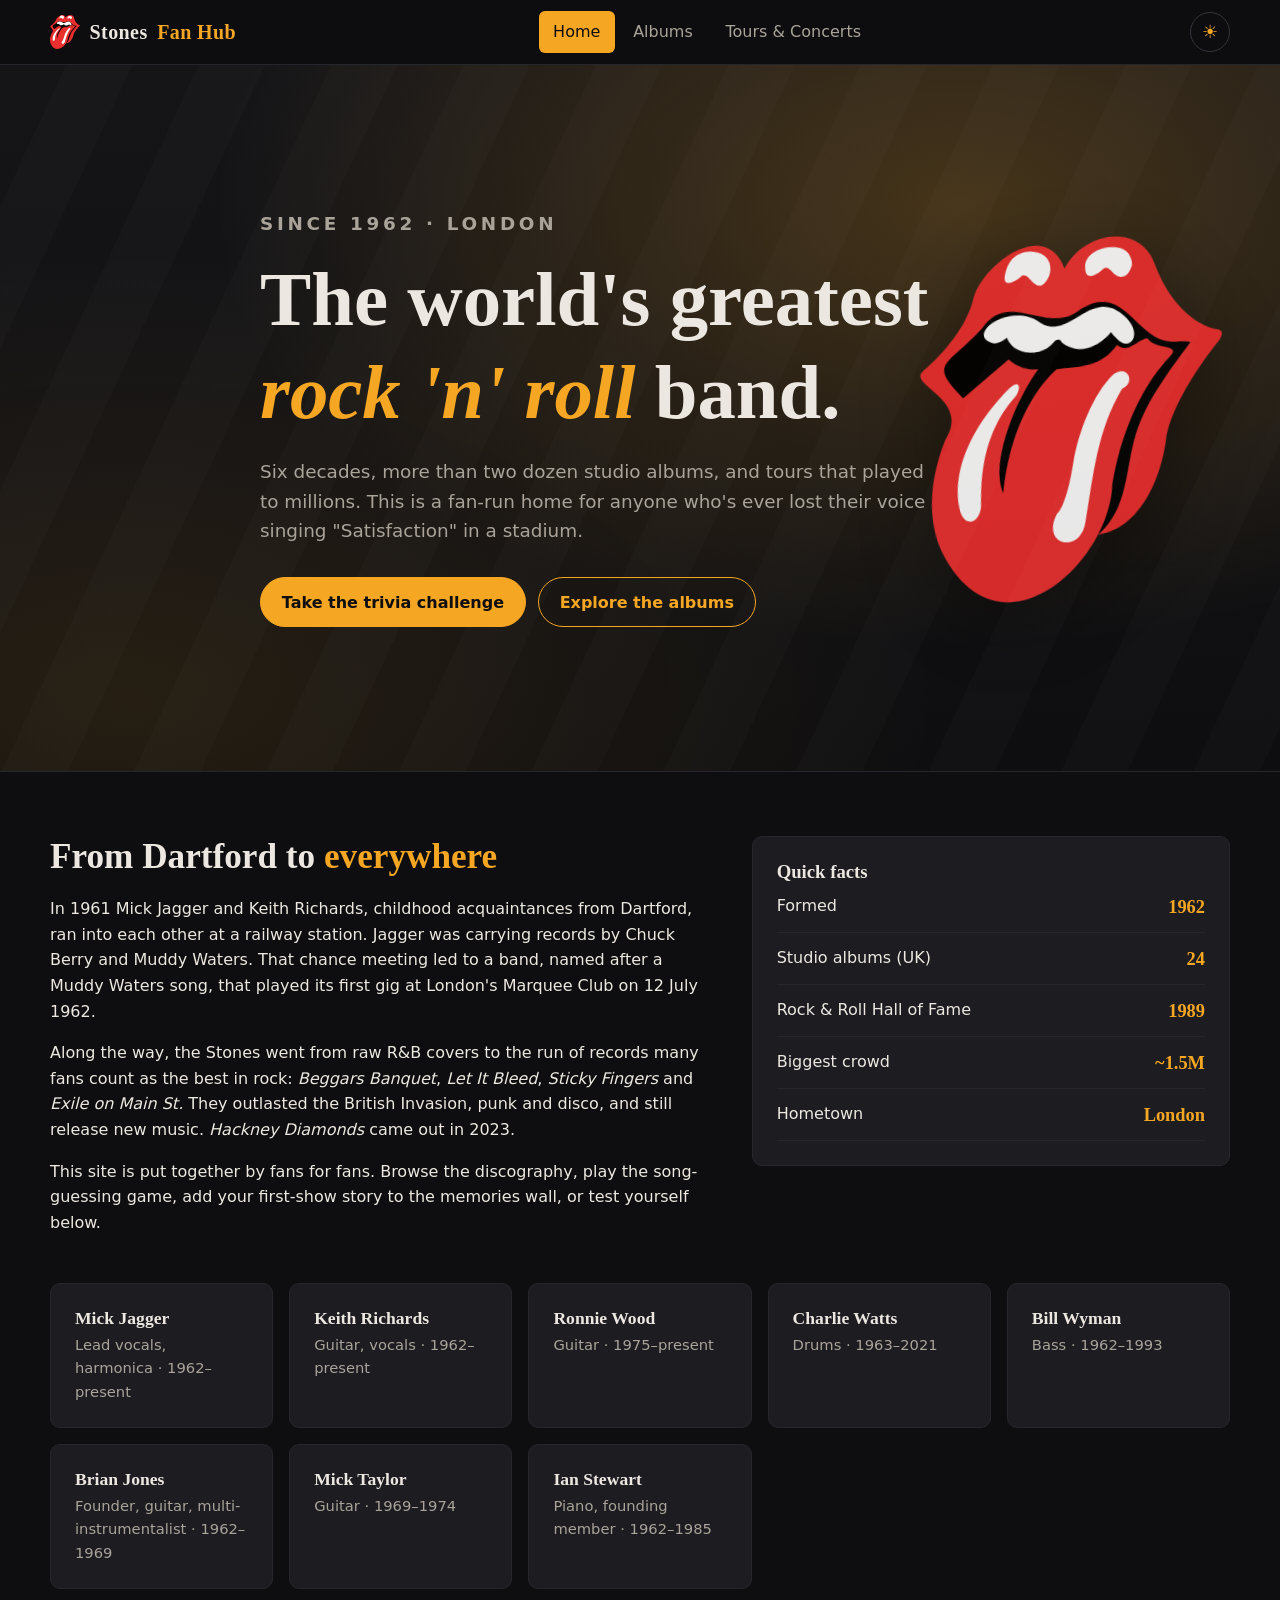
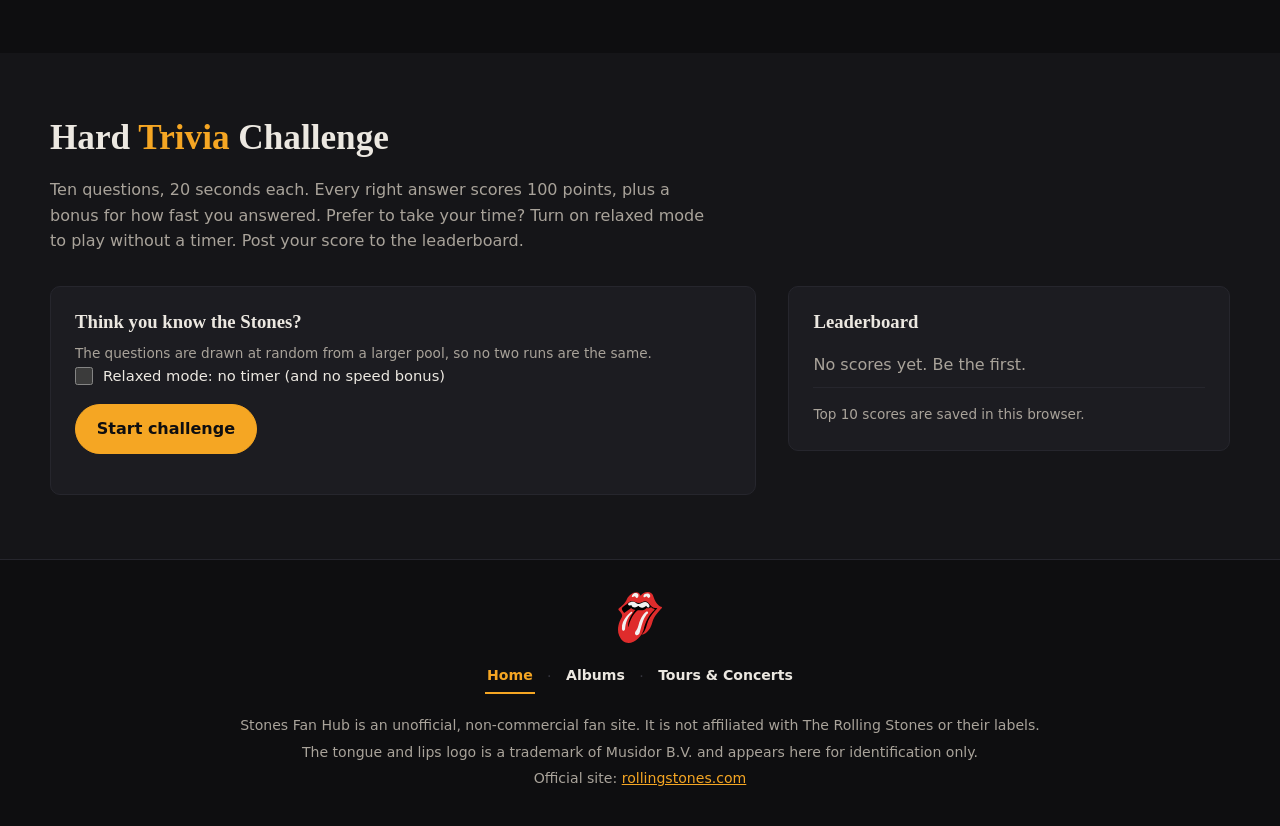
<file: index.html>
<!DOCTYPE html>
<html lang="en">
<head>
  <meta charset="UTF-8">
  <meta name="viewport" content="width=device-width, initial-scale=1.0">
  <meta name="description" content="An unofficial fan site celebrating The Rolling Stones: history, albums, tours and fan trivia.">
  <title>Home · Stones Fan Hub</title>
  <link rel="stylesheet" href="css/styles.css">
  <link rel="icon" type="image/svg+xml" href="images/tongue-logo.svg">
  <!-- Loaded in <head> (not deferred) so the saved theme is applied before the page paints. All other code waits for DOMContentLoaded. -->
  <script src="js/main.js"></script>
</head>
<body data-page="home">
  <a class="skip-link" href="#main">Skip to content</a>

  <header class="site-header">
    <nav class="nav container" aria-label="Main">
      <a class="brand" href="index.html"><img class="brand-logo" src="images/tongue-logo.svg" alt="" width="30" height="35">Stones <span>Fan Hub</span></a>
      <button class="nav-toggle" type="button" aria-expanded="false" aria-controls="nav-links" aria-label="Toggle navigation">
        <span class="nav-toggle-bar"></span><span class="nav-toggle-bar"></span><span class="nav-toggle-bar"></span>
      </button>
      <ul class="nav-links" id="nav-links">
        <li><a href="index.html" aria-current="page">Home</a></li>
        <li><a href="albums.html">Albums</a></li>
        <li><a href="toursandconcerts.html">Tours &amp; Concerts</a></li>
      </ul>
      <button class="theme-toggle" type="button" id="theme-toggle" aria-label="Switch to light theme" title="Switch to light theme"><span aria-hidden="true">☀</span></button>
    </nav>
  </header>

  <main id="main" tabindex="-1">
    <section class="hero">
      <img class="hero-logo" src="images/tongue-logo.svg" alt="" width="420" height="483">
      <div class="container hero-inner">
        <p class="hero-eyebrow">Since 1962 · London</p>
        <h1>The world's greatest <em>rock 'n' roll</em> band.</h1>
        <p>Six decades, more than two dozen studio albums, and tours that played to millions. This is a fan-run home for anyone who's ever lost their voice singing "Satisfaction" in a stadium.</p>
        <div class="hero-actions">
          <a class="btn" href="#trivia">Take the trivia challenge</a>
          <a class="btn btn--ghost" href="albums.html">Explore the albums</a>
        </div>
      </div>
    </section>

    <section class="section">
      <div class="container intro-grid">
        <div>
          <h2 class="section-title">From Dartford to <span>everywhere</span></h2>
          <p>In 1961 Mick Jagger and Keith Richards, childhood acquaintances from Dartford, ran into each other at a railway station. Jagger was carrying records by Chuck Berry and Muddy Waters. That chance meeting led to a band, named after a Muddy Waters song, that played its first gig at London's Marquee Club on 12 July 1962.</p>
          <p>Along the way, the Stones went from raw R&amp;B covers to the run of records many fans count as the best in rock: <em>Beggars Banquet</em>, <em>Let It Bleed</em>, <em>Sticky Fingers</em> and <em>Exile on Main St.</em> They outlasted the British Invasion, punk and disco, and still release new music. <em>Hackney Diamonds</em> came out in 2023.</p>
          <p>This site is put together by fans for fans. Browse the discography, play the song-guessing game, add your first-show story to the memories wall, or test yourself below.</p>
        </div>
        <div class="card">
          <h3>Quick facts</h3>
          <ul class="fact-list">
            <li><span>Formed</span><strong>1962</strong></li>
            <li><span>Studio albums (UK)</span><strong>24</strong></li>
            <li><span>Rock &amp; Roll Hall of Fame</span><strong>1989</strong></li>
            <li><span>Biggest crowd</span><strong>~1.5M</strong></li>
            <li><span>Hometown</span><strong>London</strong></li>
          </ul>
        </div>
      </div>

      <div class="container">
        <div class="lineup">
          <div class="card"><h3>Mick Jagger</h3><p>Lead vocals, harmonica · 1962–present</p></div>
          <div class="card"><h3>Keith Richards</h3><p>Guitar, vocals · 1962–present</p></div>
          <div class="card"><h3>Ronnie Wood</h3><p>Guitar · 1975–present</p></div>
          <div class="card"><h3>Charlie Watts</h3><p>Drums · 1963–2021</p></div>
          <div class="card"><h3>Bill Wyman</h3><p>Bass · 1962–1993</p></div>
          <div class="card"><h3>Brian Jones</h3><p>Founder, guitar, multi-instrumentalist · 1962–1969</p></div>
          <div class="card"><h3>Mick Taylor</h3><p>Guitar · 1969–1974</p></div>
          <div class="card"><h3>Ian Stewart</h3><p>Piano, founding member · 1962–1985</p></div>
        </div>
      </div>
    </section>

    <section class="section section--alt" id="trivia">
      <div class="container">
        <h2 class="section-title">Hard <span>Trivia</span> Challenge</h2>
        <p class="section-lead">Ten questions, 20 seconds each. Every right answer scores 100 points, plus a bonus for how fast you answered. Prefer to take your time? Turn on relaxed mode to play without a timer. Post your score to the leaderboard.</p>

        <div class="trivia-layout">
          <div class="card" id="quiz">
            <div id="quiz-start">
              <h3>Think you know the Stones?</h3>
              <p class="form-note">The questions are drawn at random from a larger pool, so no two runs are the same.</p>
              <label class="check-label"><input type="checkbox" id="quiz-relaxed"> Relaxed mode: no timer (and no speed bonus)</label>
              <p><button class="btn" type="button" id="quiz-start-btn">Start challenge</button></p>
            </div>

            <div id="quiz-play" hidden>
              <div class="quiz-meta">
                <span>Question <strong id="quiz-num">1</strong> / <span id="quiz-total">10</span></span>
                <span>Score <strong id="quiz-score">0</strong></span>
                <!-- The countdown is deliberately not a live region, so screen readers don't read it every second. -->
                <span id="quiz-clock"><strong id="quiz-time">20</strong>s</span>
              </div>
              <div class="timer-bar" id="quiz-timer"><span id="quiz-timer-bar"></span></div>
              <p class="quiz-question" id="quiz-question" tabindex="-1"></p>
              <div class="options" id="quiz-options"></div>
              <p class="quiz-feedback" id="quiz-feedback" aria-live="polite"></p>
              <button class="btn" type="button" id="quiz-next" hidden>Next question</button>
            </div>

            <div id="quiz-end" hidden>
              <h3>Final score: <span id="quiz-final" style="color:var(--amber)">0</span></h3>
              <p id="quiz-summary" class="form-note"></p>
              <form id="score-form" class="form-grid" novalidate>
                <div>
                  <label for="score-name">Your name for the leaderboard</label>
                  <input type="text" id="score-name" maxlength="24" required placeholder="e.g. TumblingDice72">
                </div>
                <p class="form-status" id="score-status" role="status" aria-live="polite"></p>
                <div class="hero-actions" style="margin-top:0">
                  <button class="btn" type="submit">Save score</button>
                  <button class="btn btn--ghost" type="button" id="quiz-restart">Play again</button>
                </div>
              </form>
            </div>
          </div>

          <div class="card">
            <h3>Leaderboard</h3>
            <ol class="leaderboard" id="leaderboard"></ol>
            <p class="form-note" style="margin-top:1rem">Top 10 scores are saved in this browser.</p>
          </div>
        </div>
      </div>
    </section>
  </main>

  <footer class="site-footer">
    <div class="container">
      <img class="footer-logo" src="images/tongue-logo.svg" alt="The Rolling Stones tongue and lips logo" width="44" height="51">
      <p>Stones Fan Hub is an unofficial, non-commercial fan site. It is not affiliated with The Rolling Stones or their labels.</p>
      <p>The tongue and lips logo is a trademark of Musidor B.V. and appears here for identification only.</p>
      <p>Official site: <a href="https://rollingstones.com" target="_blank" rel="noopener">rollingstones.com</a></p>
    </div>
  </footer>

</body>
</html>
</file>
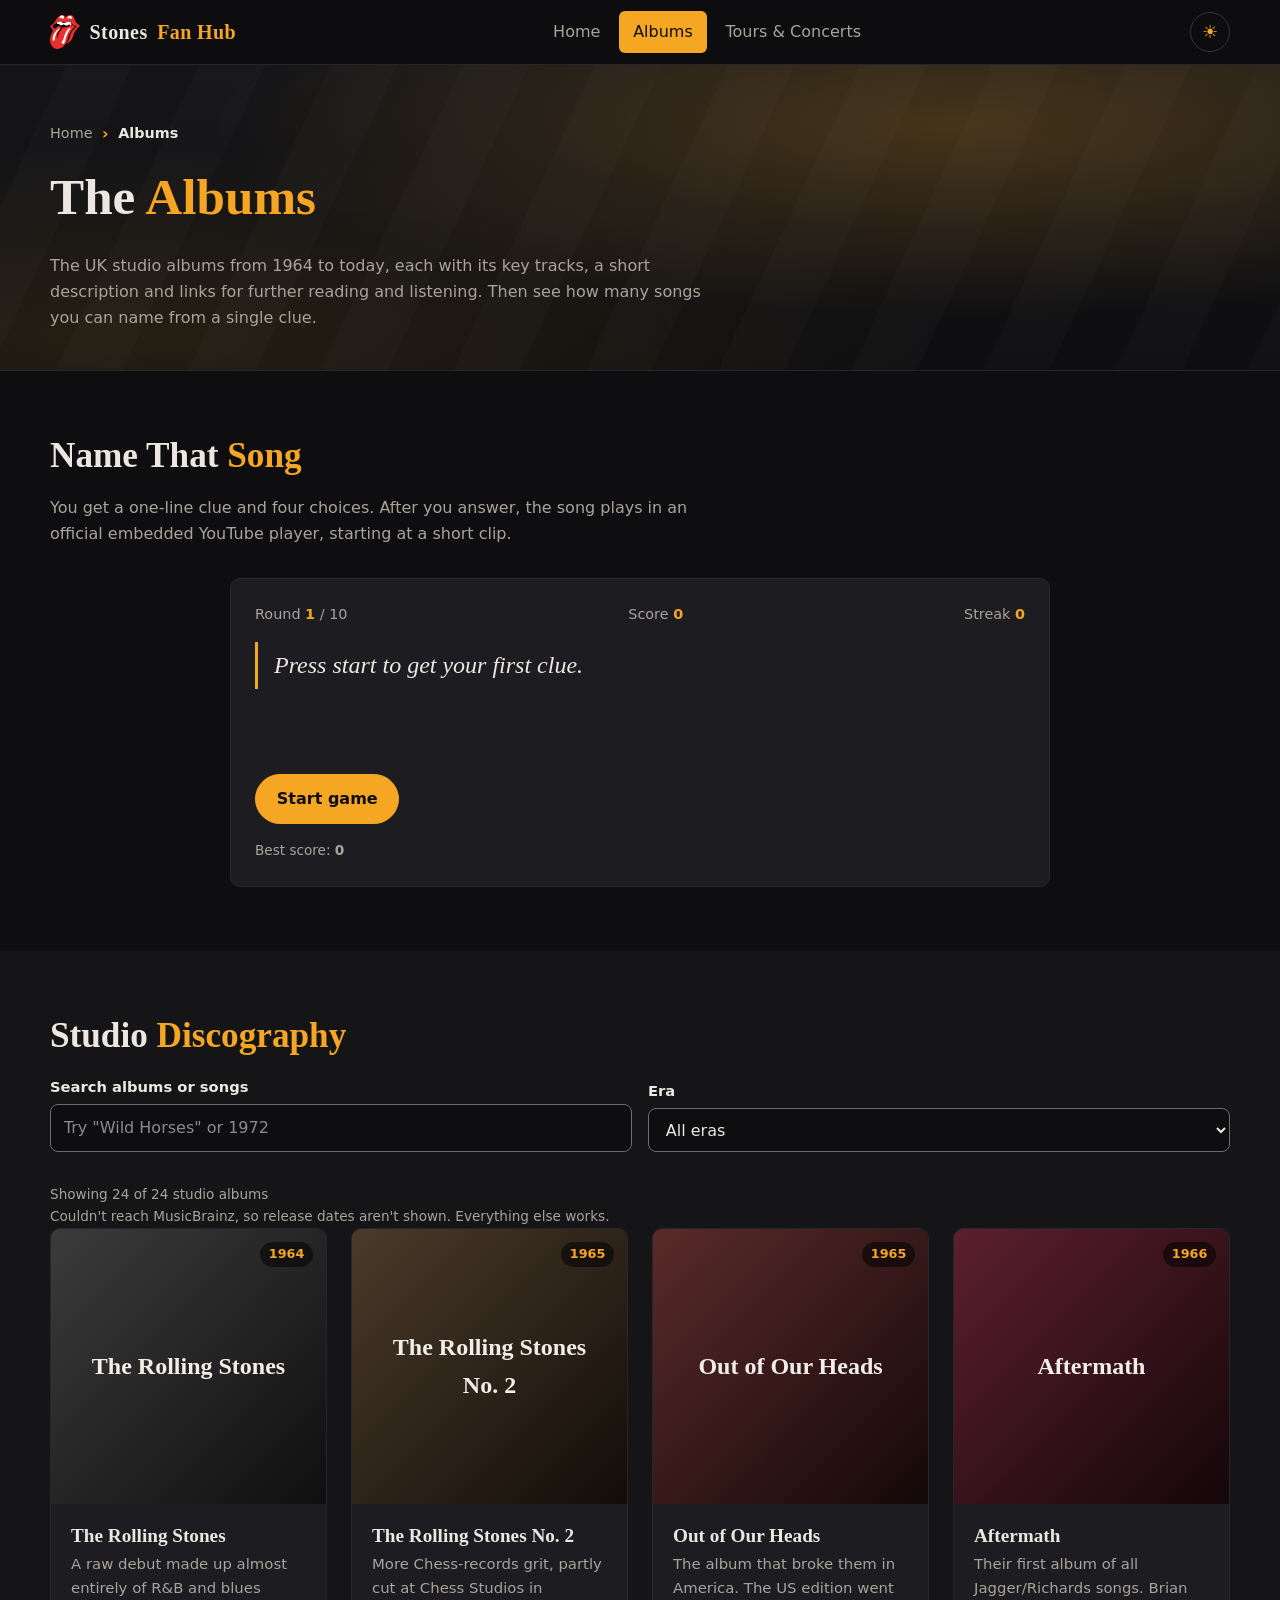
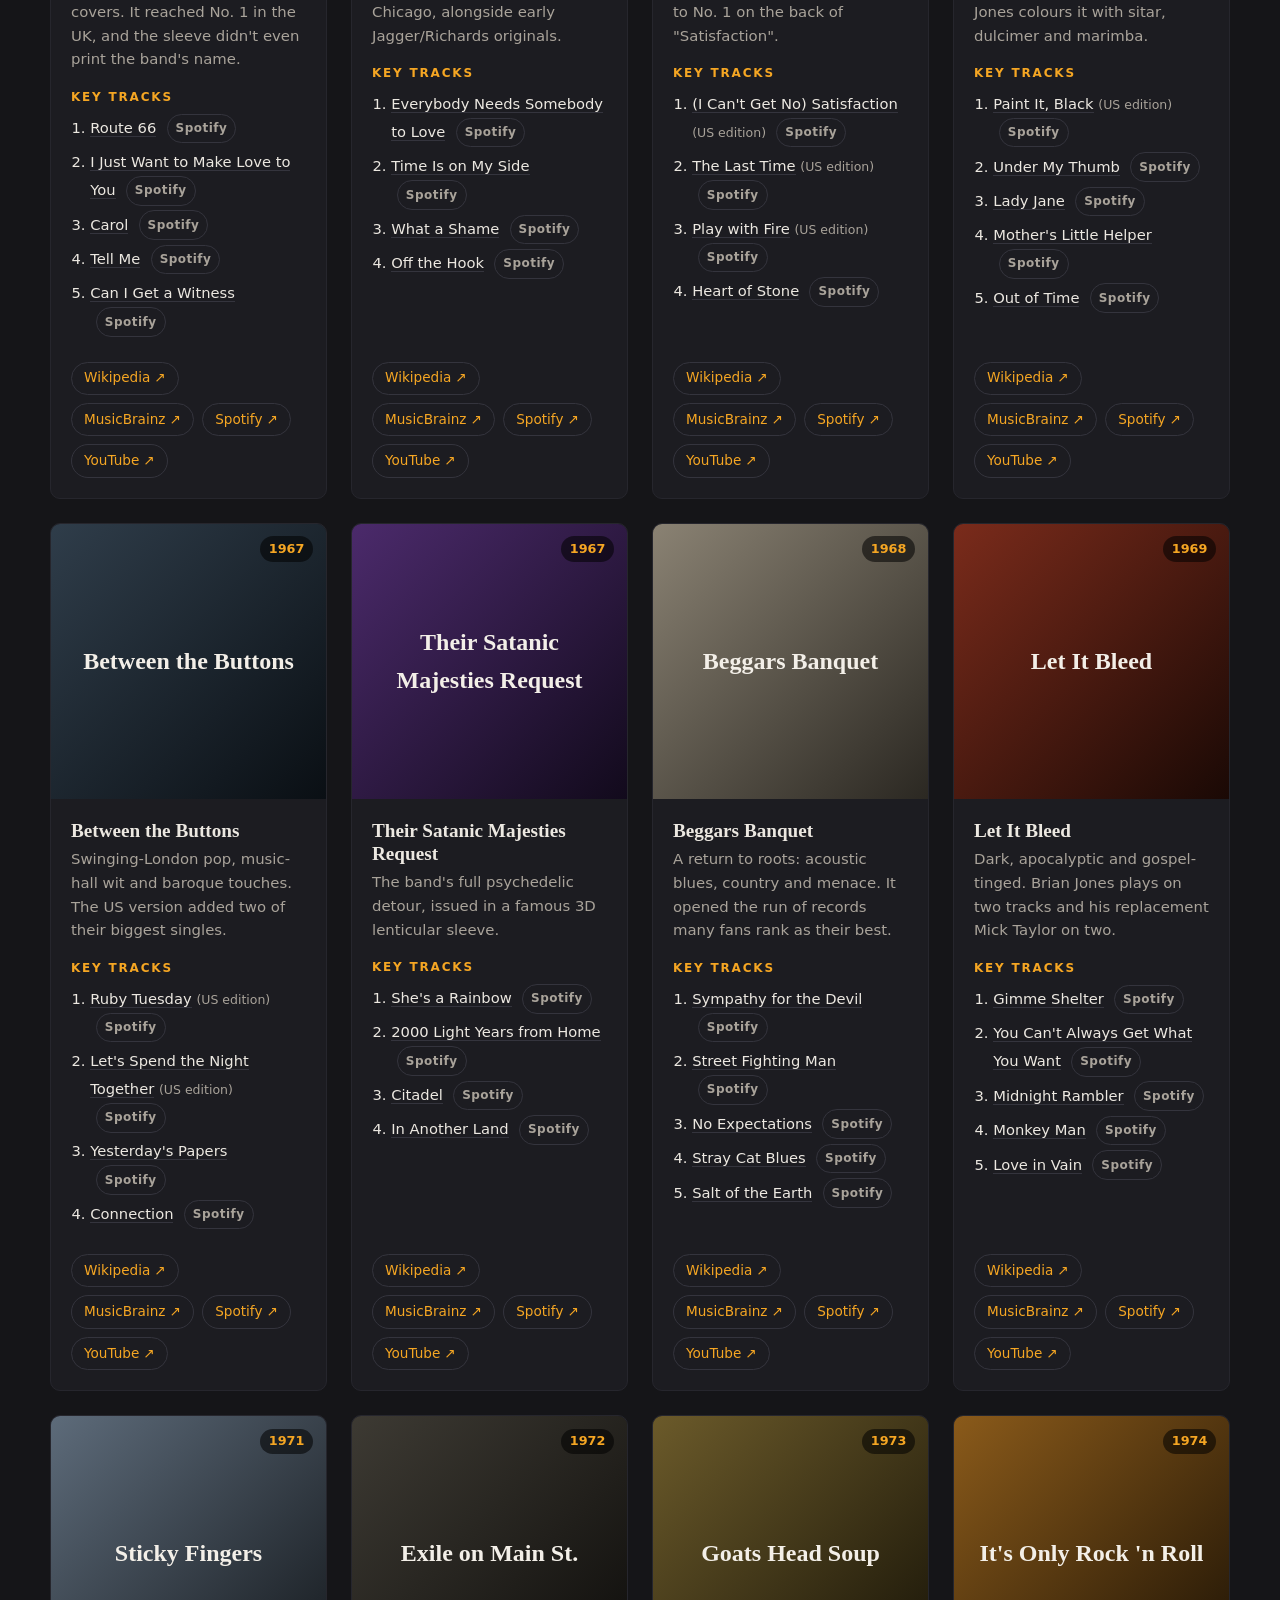
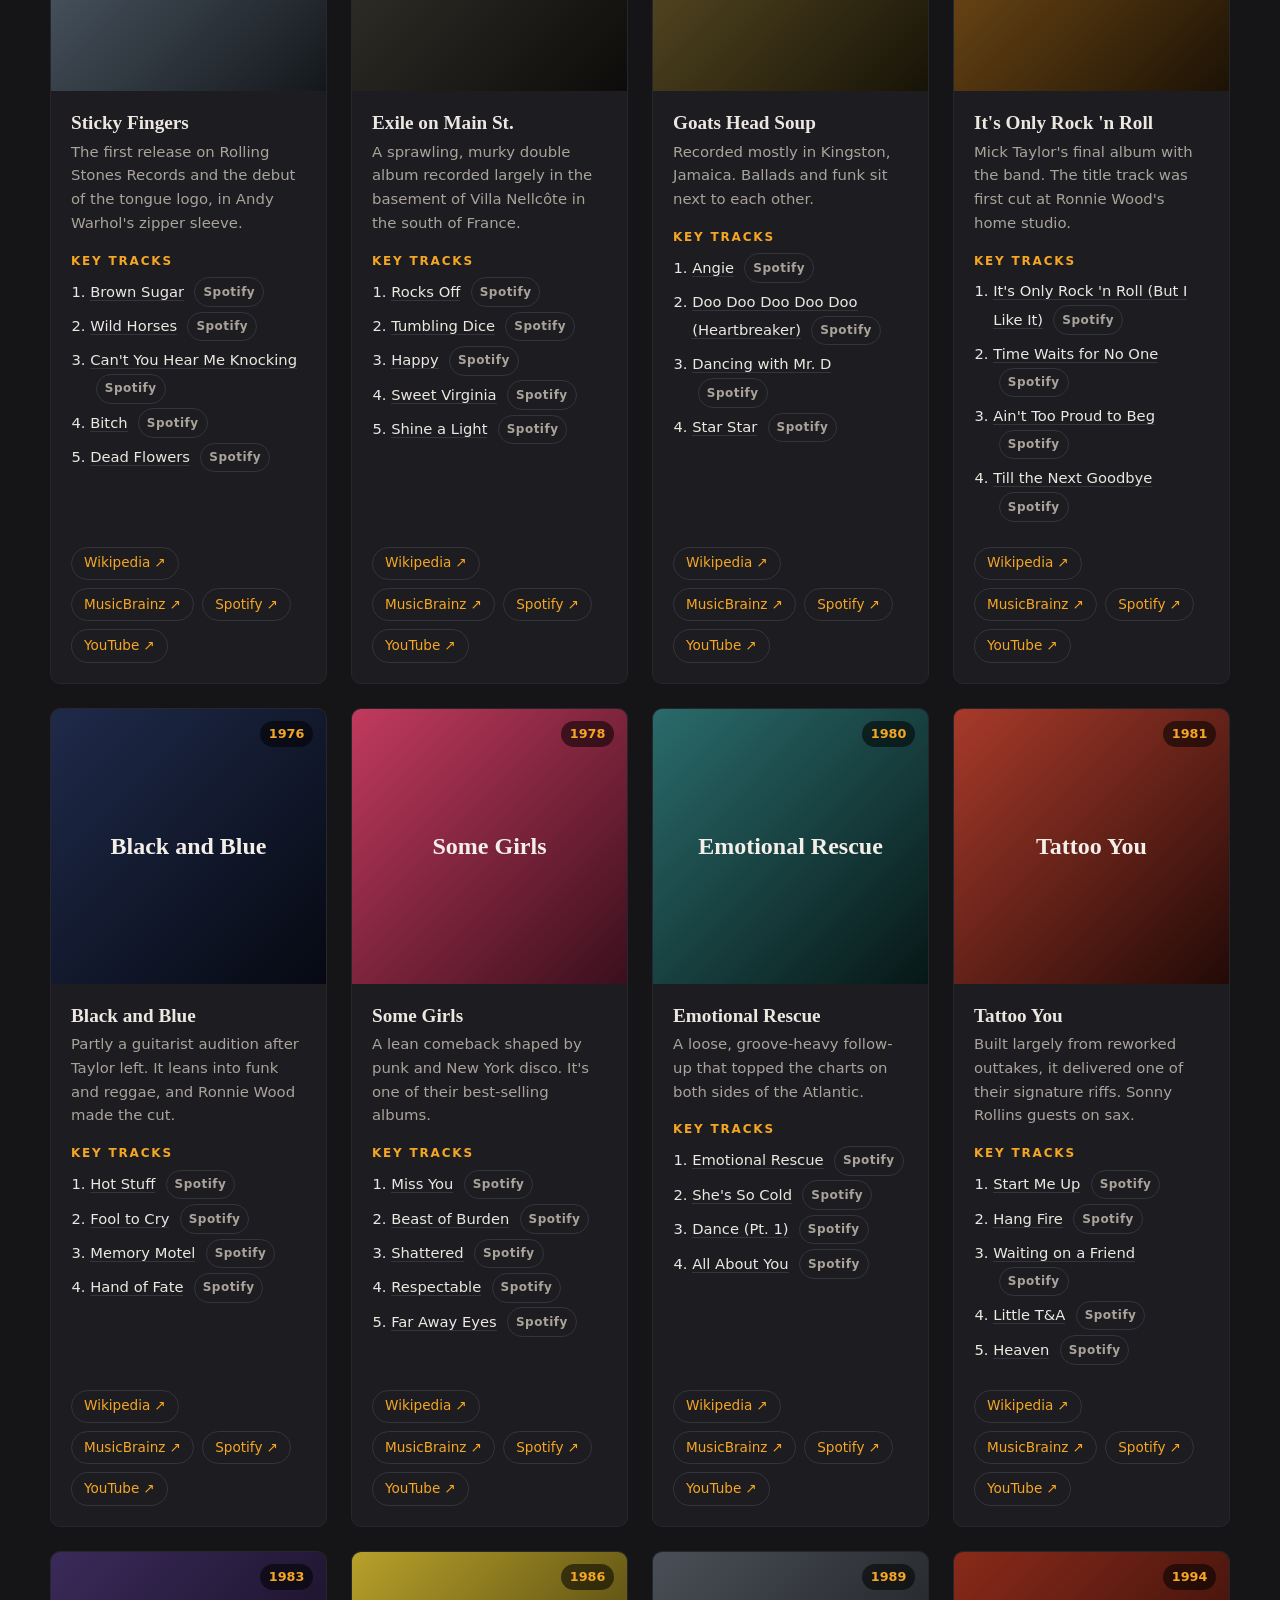
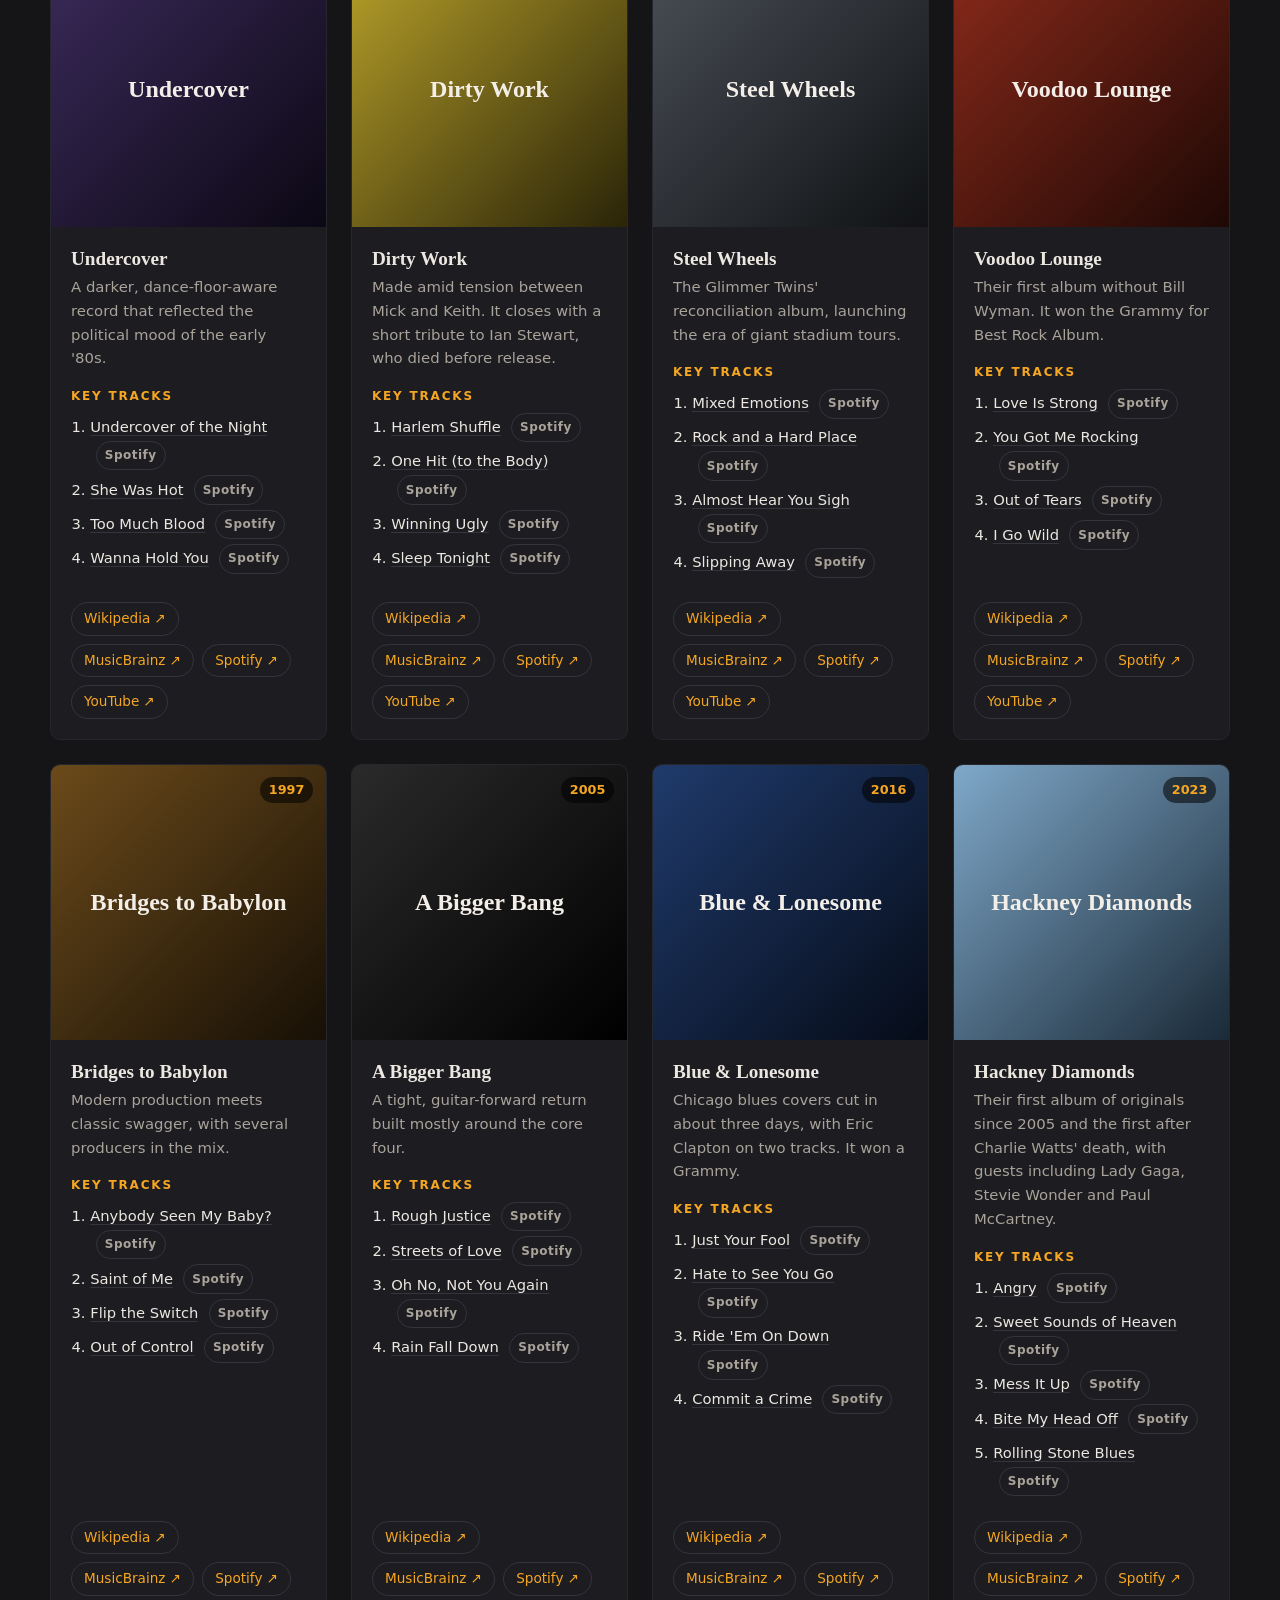
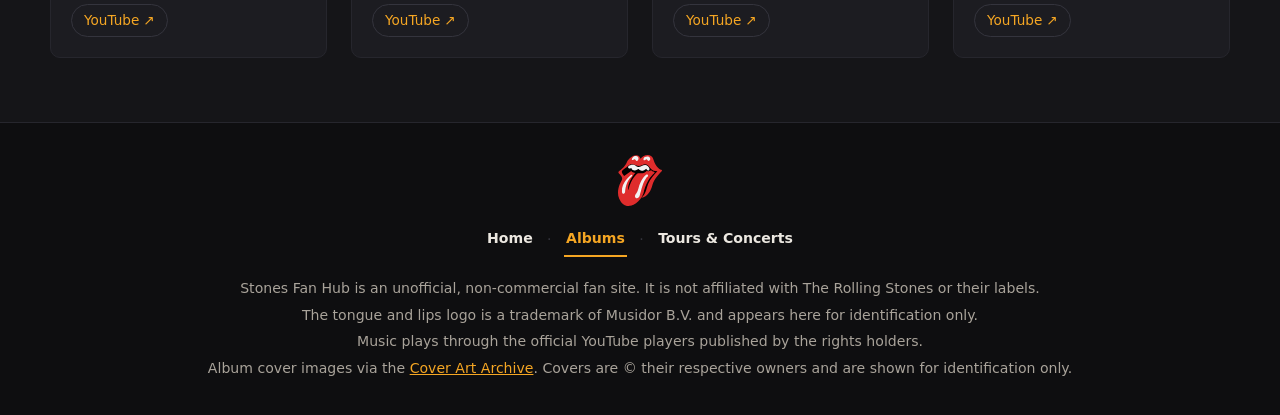
<file: albums.html>
<!DOCTYPE html>
<html lang="en">
<head>
  <meta charset="UTF-8">
  <meta name="viewport" content="width=device-width, initial-scale=1.0">
  <meta name="description" content="Rolling Stones studio albums with key tracks, descriptions and links, plus a song-guessing game.">
  <title>Albums · Stones Fan Hub</title>
  <link rel="stylesheet" href="css/styles.css">
  <link rel="icon" type="image/svg+xml" href="images/tongue-logo.svg">
  <!-- Loaded in <head> (not deferred) so the saved theme is applied before the page paints. All other code waits for DOMContentLoaded. -->
  <script src="js/main.js"></script>
</head>
<body data-page="albums">
  <a class="skip-link" href="#main">Skip to content</a>

  <header class="site-header">
    <nav class="nav container" aria-label="Main">
      <a class="brand" href="index.html"><img class="brand-logo" src="images/tongue-logo.svg" alt="" width="30" height="35">Stones <span>Fan Hub</span></a>
      <button class="nav-toggle" type="button" aria-expanded="false" aria-controls="nav-links" aria-label="Toggle navigation">
        <span class="nav-toggle-bar"></span><span class="nav-toggle-bar"></span><span class="nav-toggle-bar"></span>
      </button>
      <ul class="nav-links" id="nav-links">
        <li><a href="index.html">Home</a></li>
        <li><a href="albums.html" aria-current="page">Albums</a></li>
        <li><a href="toursandconcerts.html">Tours &amp; Concerts</a></li>
      </ul>
      <button class="theme-toggle" type="button" id="theme-toggle" aria-label="Switch to light theme" title="Switch to light theme"><span aria-hidden="true">☀</span></button>
    </nav>
  </header>

  <main id="main" tabindex="-1">
    <section class="page-hero">
      <div class="container">
        <nav class="breadcrumb" aria-label="Breadcrumb">
          <ol itemscope itemtype="https://schema.org/BreadcrumbList">
            <li itemprop="itemListElement" itemscope itemtype="https://schema.org/ListItem">
              <a itemprop="item" href="index.html"><span itemprop="name">Home</span></a>
              <meta itemprop="position" content="1">
            </li>
            <li itemprop="itemListElement" itemscope itemtype="https://schema.org/ListItem" aria-current="page">
              <span itemprop="name">Albums</span>
              <meta itemprop="position" content="2">
            </li>
          </ol>
        </nav>
        <h1>The <span>Albums</span></h1>
        <p>The UK studio albums from 1964 to today, each with its key tracks, a short description and links for further reading and listening. Then see how many songs you can name from a single clue.</p>
      </div>
    </section>

    <section class="section" id="game">
      <div class="container">
        <h2 class="section-title">Name That <span>Song</span></h2>
        <p class="section-lead">You get a one-line clue and four choices. After you answer, the song plays in an official embedded YouTube player, starting at a short clip.</p>

        <div class="card game-card">
          <div class="quiz-meta">
            <span>Round <strong id="game-round">1</strong> / <span id="game-total">10</span></span>
            <span>Score <strong id="game-score">0</strong></span>
            <span>Streak <strong id="game-streak">0</strong></span>
          </div>
          <p class="clue" id="game-clue" tabindex="-1">Press start to get your first clue.</p>
          <div class="options game-options" id="game-options"></div>
          <p class="quiz-feedback" id="game-feedback" aria-live="polite"></p>
          <div class="player-wrap" id="game-player" hidden></div>
          <div class="game-actions">
            <button class="btn" type="button" id="game-start">Start game</button>
            <button class="btn" type="button" id="game-next" hidden>Next song</button>
          </div>
          <p class="form-note" style="margin-top:1rem">Best score: <strong id="game-best">0</strong></p>
        </div>
      </div>
    </section>

    <section class="section section--alt">
      <div class="container">
        <h2 class="section-title">Studio <span>Discography</span></h2>
        <div class="album-toolbar">
          <div>
            <label for="album-search">Search albums or songs</label>
            <input type="text" id="album-search" placeholder="Try &quot;Wild Horses&quot; or 1972">
          </div>
          <div>
            <label for="album-era">Era</label>
            <select id="album-era">
              <option value="all">All eras</option>
              <option value="1960s">1960s</option>
              <option value="1970s">1970s</option>
              <option value="1980s">1980s</option>
              <option value="1990s">1990s</option>
              <option value="2000s">2000s and later</option>
            </select>
          </div>
        </div>
        <p class="form-note" id="album-count" aria-live="polite"></p>
        <p class="form-note" id="album-mb-status"></p>
        <div class="album-grid" id="album-grid"></div>
      </div>
    </section>
  </main>

  <footer class="site-footer">
    <div class="container">
      <img class="footer-logo" src="images/tongue-logo.svg" alt="The Rolling Stones tongue and lips logo" width="44" height="51">
      <p>Stones Fan Hub is an unofficial, non-commercial fan site. It is not affiliated with The Rolling Stones or their labels.</p>
      <p>The tongue and lips logo is a trademark of Musidor B.V. and appears here for identification only.</p>
      <p>Music plays through the official YouTube players published by the rights holders.</p>
      <p>Album cover images via the <a href="https://coverartarchive.org/" target="_blank" rel="noopener">Cover Art Archive</a>. Covers are © their respective owners and are shown for identification only.</p>
    </div>
  </footer>

</body>
</html>
</file>
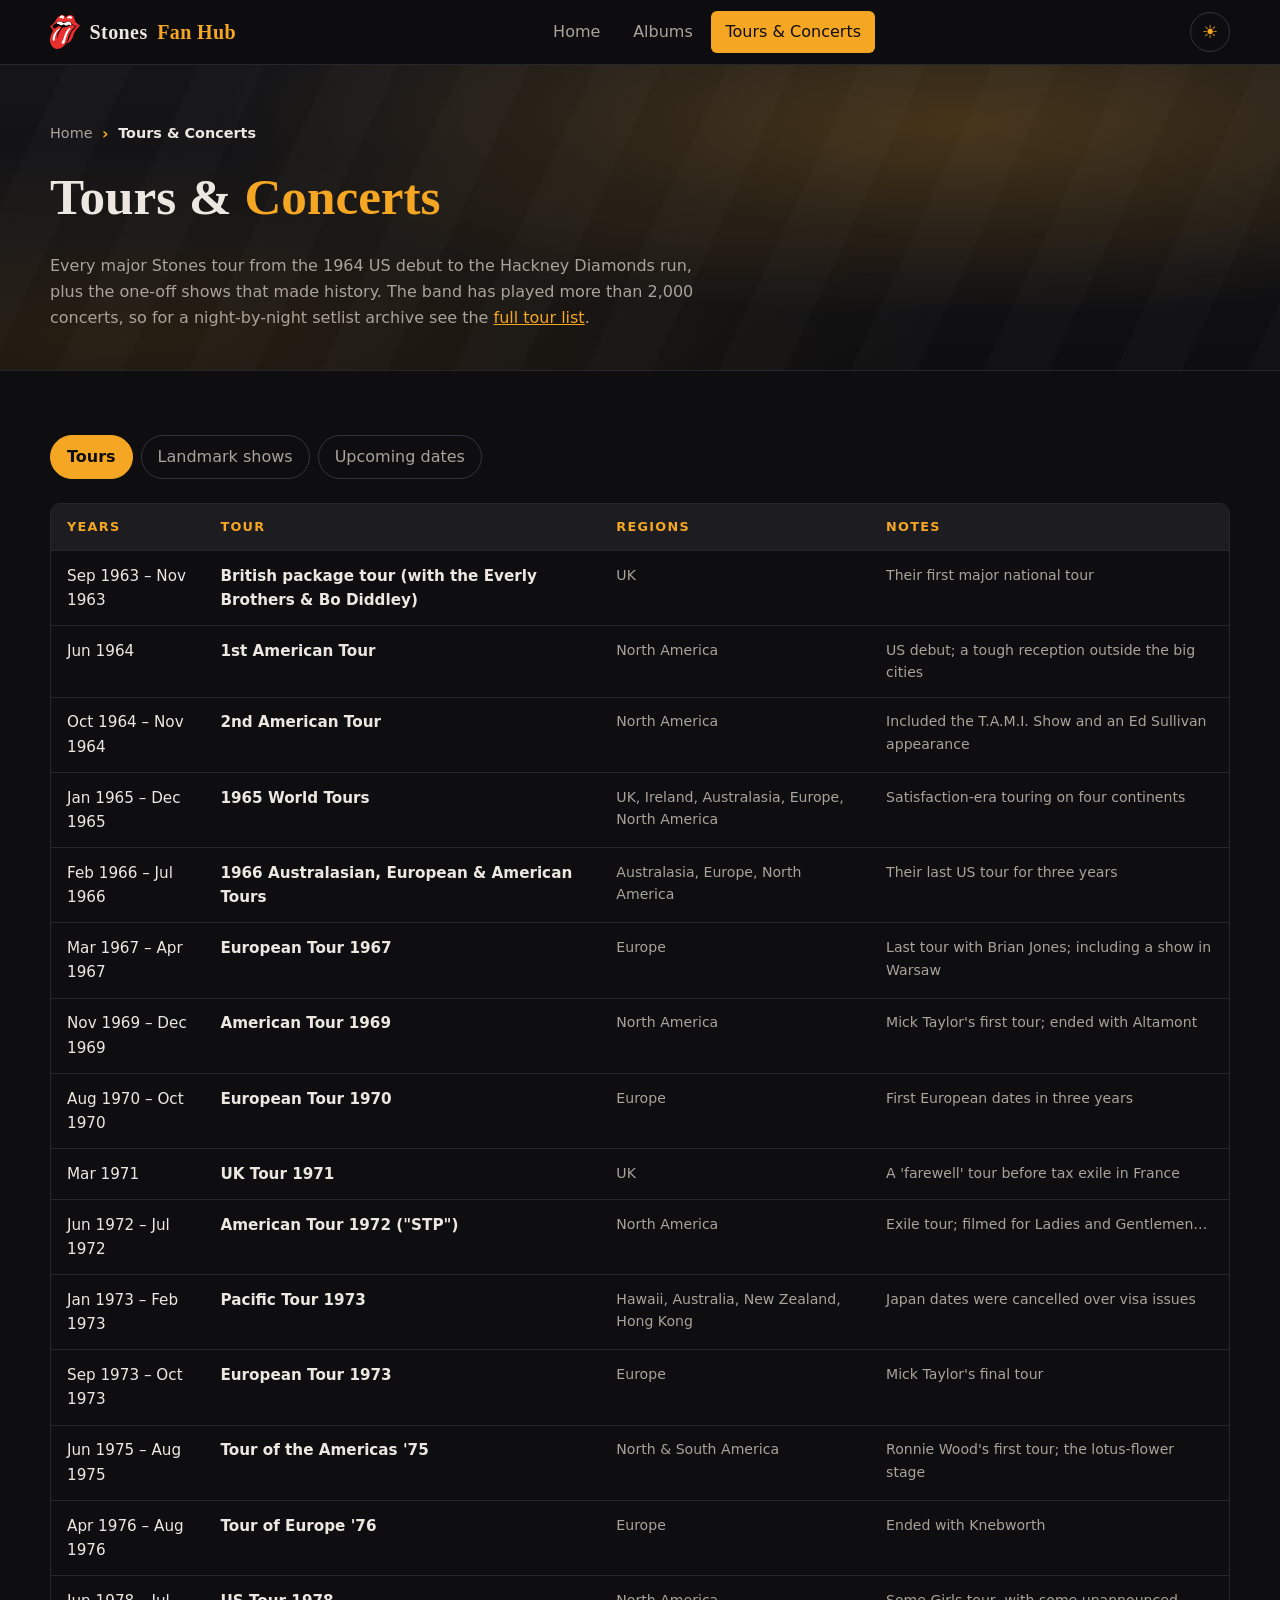
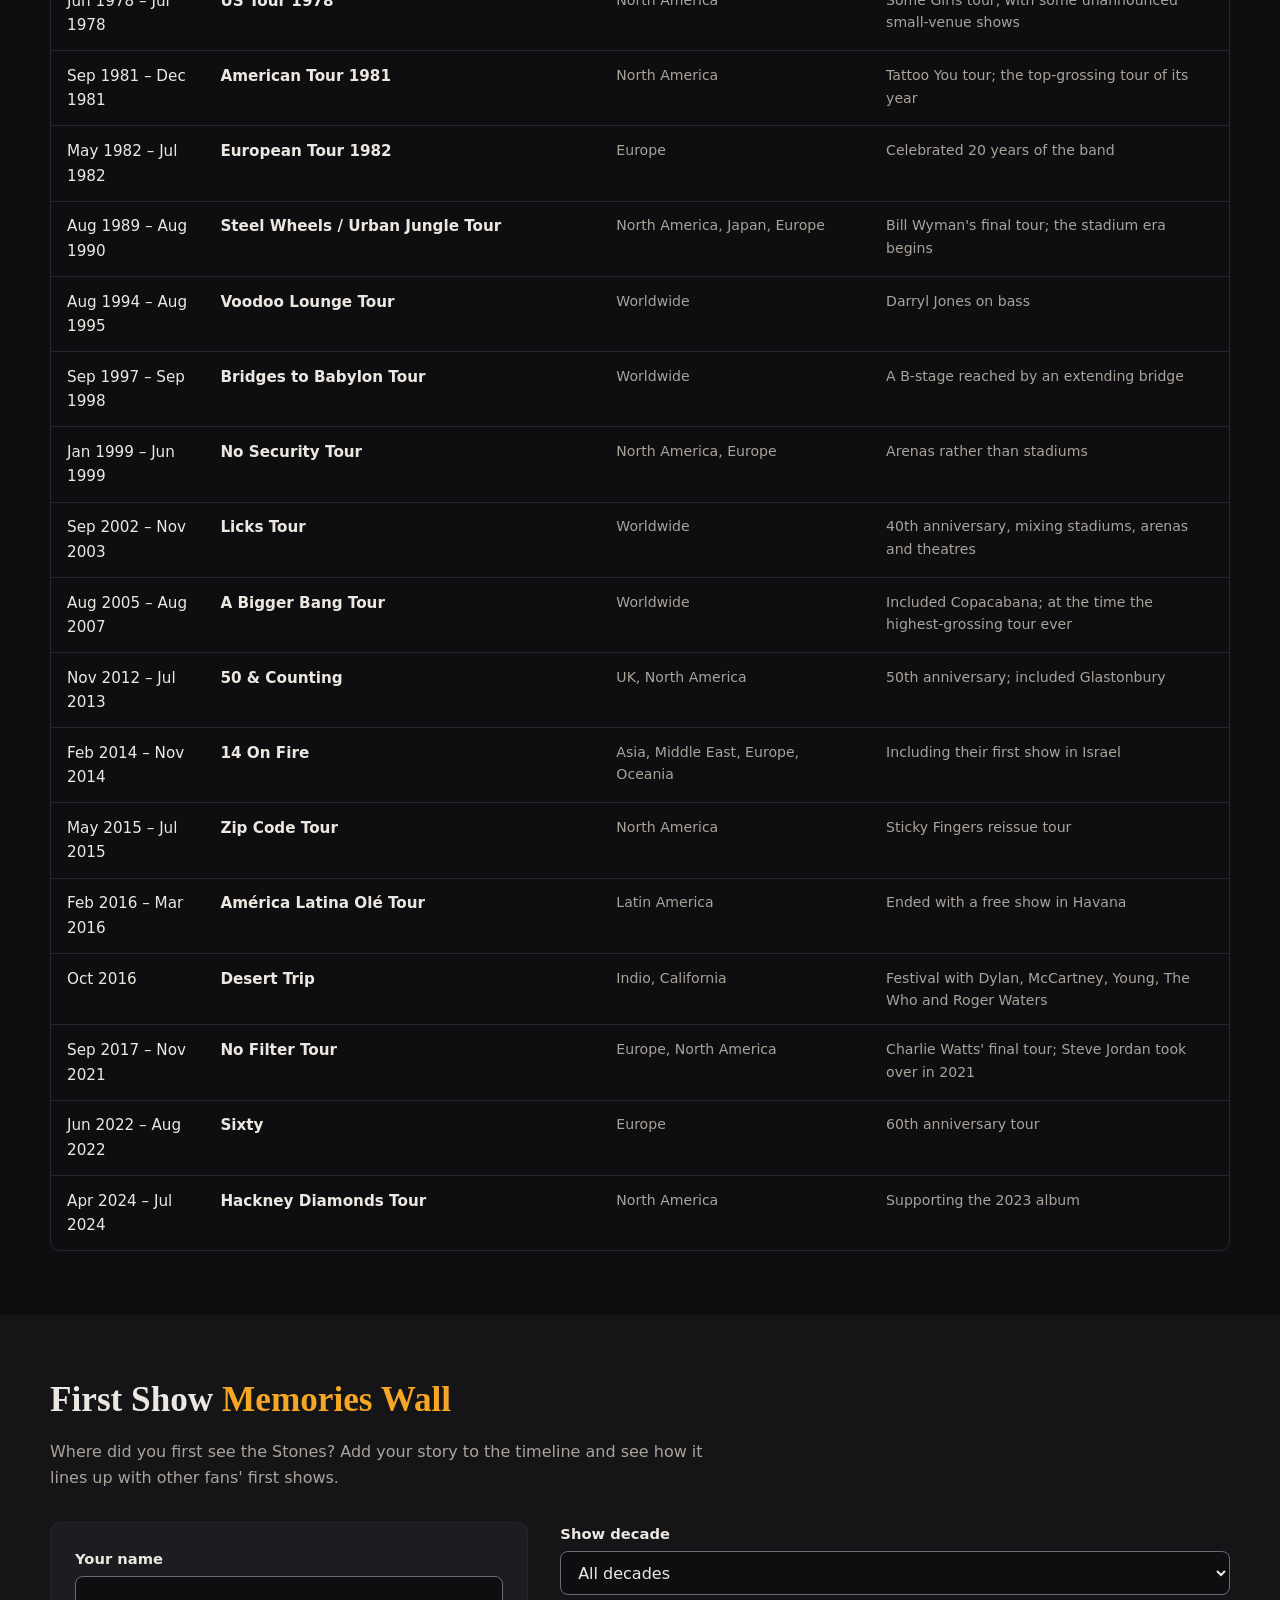
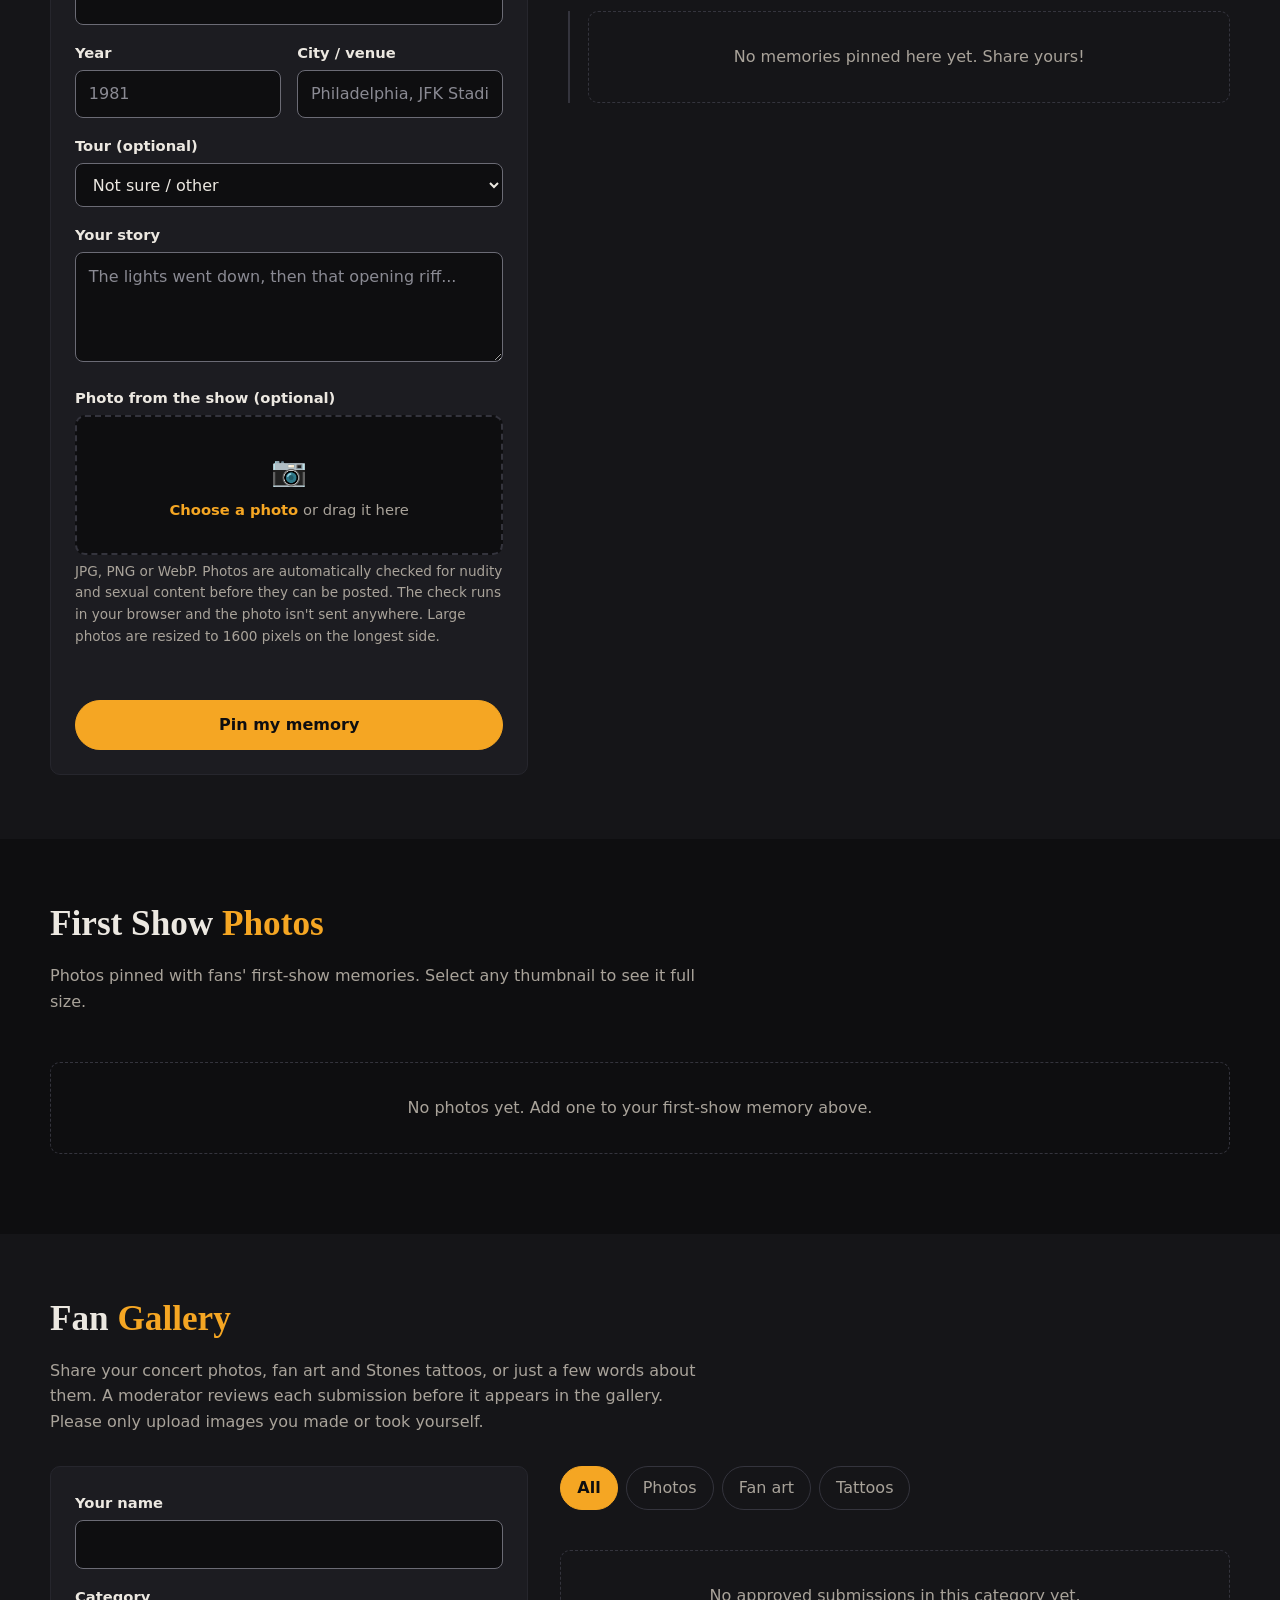
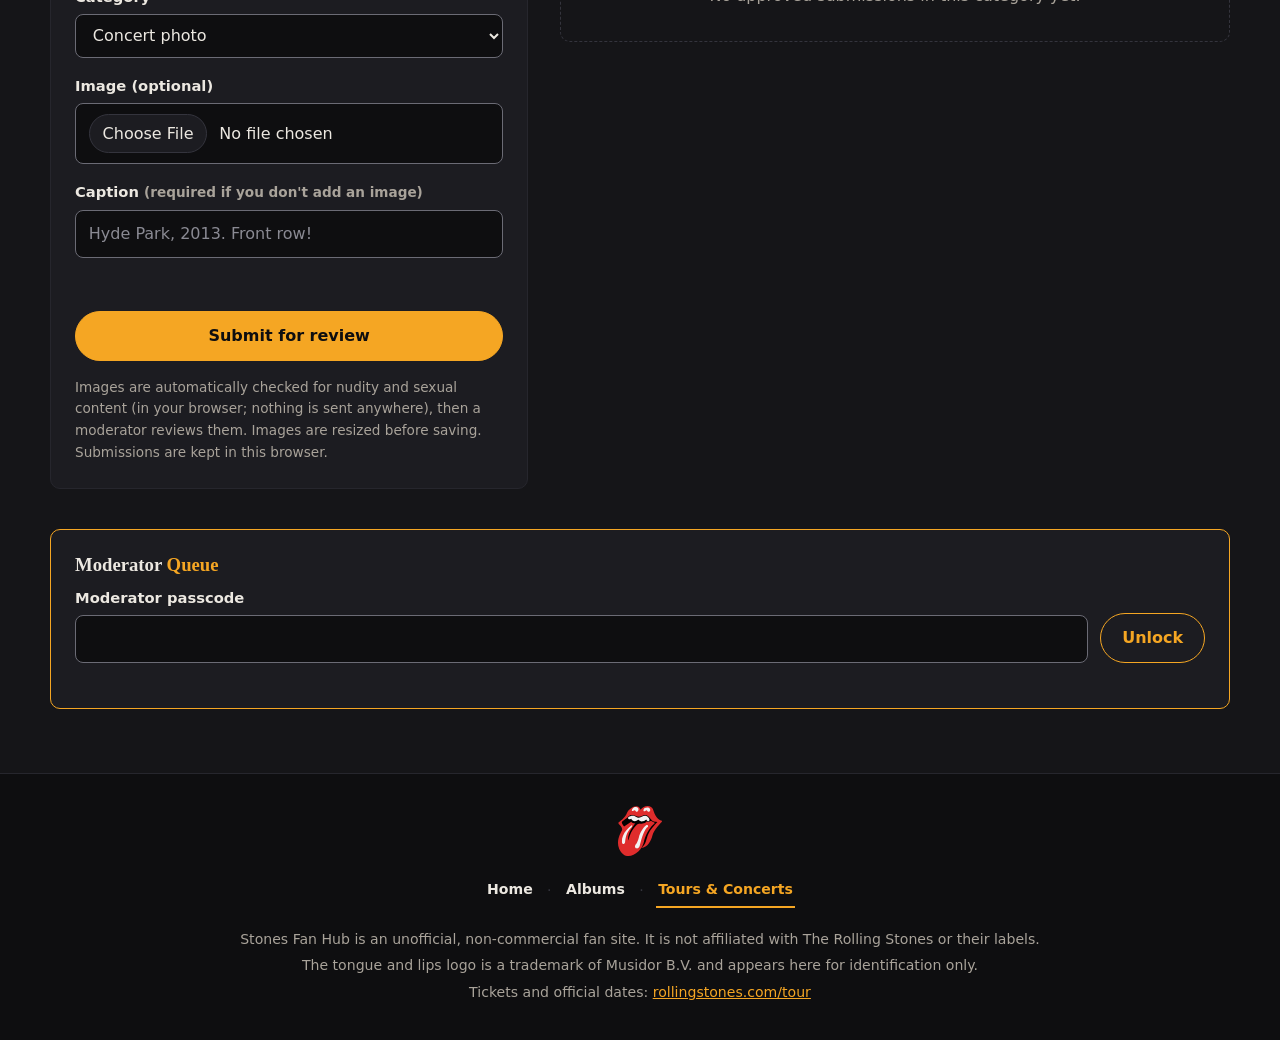
<file: toursandconcerts.html>
<!DOCTYPE html>
<html lang="en">
<head>
  <meta charset="UTF-8">
  <meta name="viewport" content="width=device-width, initial-scale=1.0">
  <meta name="description" content="Rolling Stones tours and landmark concerts, a fan memories wall and a moderated fan gallery.">
  <title>Tours &amp; Concerts · Stones Fan Hub</title>
  <link rel="stylesheet" href="css/styles.css">
  <link rel="icon" type="image/svg+xml" href="images/tongue-logo.svg">
  <!-- Loaded in <head> (not deferred) so the saved theme is applied before the page paints. All other code waits for DOMContentLoaded. -->
  <script src="js/main.js"></script>
</head>
<body data-page="tours">
  <a class="skip-link" href="#main">Skip to content</a>

  <header class="site-header">
    <nav class="nav container" aria-label="Main">
      <a class="brand" href="index.html"><img class="brand-logo" src="images/tongue-logo.svg" alt="" width="30" height="35">Stones <span>Fan Hub</span></a>
      <button class="nav-toggle" type="button" aria-expanded="false" aria-controls="nav-links" aria-label="Toggle navigation">
        <span class="nav-toggle-bar"></span><span class="nav-toggle-bar"></span><span class="nav-toggle-bar"></span>
      </button>
      <ul class="nav-links" id="nav-links">
        <li><a href="index.html">Home</a></li>
        <li><a href="albums.html">Albums</a></li>
        <li><a href="toursandconcerts.html" aria-current="page">Tours &amp; Concerts</a></li>
      </ul>
      <button class="theme-toggle" type="button" id="theme-toggle" aria-label="Switch to light theme" title="Switch to light theme"><span aria-hidden="true">☀</span></button>
    </nav>
  </header>

  <main id="main" tabindex="-1">
    <section class="page-hero">
      <div class="container">
        <nav class="breadcrumb" aria-label="Breadcrumb">
          <ol itemscope itemtype="https://schema.org/BreadcrumbList">
            <li itemprop="itemListElement" itemscope itemtype="https://schema.org/ListItem">
              <a itemprop="item" href="index.html"><span itemprop="name">Home</span></a>
              <meta itemprop="position" content="1">
            </li>
            <li itemprop="itemListElement" itemscope itemtype="https://schema.org/ListItem" aria-current="page">
              <span itemprop="name">Tours &amp; Concerts</span>
              <meta itemprop="position" content="2">
            </li>
          </ol>
        </nav>
        <h1>Tours &amp; <span>Concerts</span></h1>
        <p>Every major Stones tour from the 1964 US debut to the Hackney Diamonds run, plus the one-off shows that made history. The band has played more than 2,000 concerts, so for a night-by-night setlist archive see the <a href="https://en.wikipedia.org/wiki/List_of_the_Rolling_Stones_concert_tours" target="_blank" rel="noopener">full tour list</a>.</p>
      </div>
    </section>

    <section class="section">
      <div class="container">
        <div class="tabs" role="tablist" aria-label="Concert listings">
          <button class="tab" role="tab" aria-selected="true" aria-controls="panel-tours" id="tab-tours">Tours</button>
          <button class="tab" role="tab" aria-selected="false" aria-controls="panel-landmarks" id="tab-landmarks">Landmark shows</button>
          <button class="tab" role="tab" aria-selected="false" aria-controls="panel-upcoming" id="tab-upcoming">Upcoming dates</button>
        </div>

        <div role="tabpanel" id="panel-tours" aria-labelledby="tab-tours">
          <div class="tour-table-wrap">
            <table class="tour-table">
              <thead><tr><th>Years</th><th>Tour</th><th>Regions</th><th>Notes</th></tr></thead>
              <tbody id="tour-rows"></tbody>
            </table>
          </div>
        </div>

        <div role="tabpanel" id="panel-landmarks" aria-labelledby="tab-landmarks" hidden>
          <div class="tour-table-wrap">
            <table class="tour-table">
              <thead><tr><th>Date</th><th>Venue</th><th>Why it matters</th></tr></thead>
              <tbody id="landmark-rows"></tbody>
            </table>
          </div>
        </div>

        <div role="tabpanel" id="panel-upcoming" aria-labelledby="tab-upcoming" hidden>
          <div id="upcoming-list"></div>
        </div>
      </div>
    </section>

    <section class="section section--alt" id="memories">
      <div class="container">
        <h2 class="section-title">First Show <span>Memories Wall</span></h2>
        <p class="section-lead">Where did you first see the Stones? Add your story to the timeline and see how it lines up with other fans' first shows.</p>

        <div class="two-col">
          <form class="card form-grid" id="memory-form" novalidate>
            <div>
              <label for="mem-name">Your name</label>
              <input type="text" id="mem-name" maxlength="40" required>
            </div>
            <div class="form-row">
              <div>
                <label for="mem-year">Year</label>
                <input type="number" id="mem-year" min="1962" required placeholder="1981">
              </div>
              <div>
                <label for="mem-city">City / venue</label>
                <input type="text" id="mem-city" maxlength="60" required placeholder="Philadelphia, JFK Stadium">
              </div>
            </div>
            <div>
              <label for="mem-tour">Tour (optional)</label>
              <select id="mem-tour"><option value="">Not sure / other</option></select>
            </div>
            <div>
              <label for="mem-story">Your story</label>
              <textarea id="mem-story" maxlength="800" required placeholder="The lights went down, then that opening riff..."></textarea>
            </div>
            <div>
              <!-- Only the upload box is a <label>, so the field has exactly one; its name comes from this text. -->
              <p class="field-label" id="mem-photo-label">Photo from the show (optional)</p>
              <label class="upload-box" for="mem-photo" id="mem-photo-box">
                <input type="file" id="mem-photo" accept="image/*" aria-labelledby="mem-photo-label" aria-describedby="mem-photo-hint">
                <img class="upload-preview" id="mem-photo-preview" alt="Preview of the photo you chose for your first-show memory" hidden>
                <span class="upload-prompt" id="mem-photo-prompt">
                  <span class="upload-icon" aria-hidden="true">📷</span>
                  <strong>Choose a photo</strong> or drag it here
                </span>
              </label>
              <p class="form-note" id="mem-photo-hint">JPG, PNG or WebP. Photos are automatically checked for nudity and sexual content before they can be posted. The check runs in your browser and the photo isn't sent anywhere. Large photos are resized to 1600 pixels on the longest side.</p>
              <button class="btn btn--small btn--ghost" type="button" id="mem-photo-clear" hidden>Remove photo</button>
            </div>
            <p class="form-status" id="mem-status" role="status" aria-live="polite"></p>
            <button class="btn" type="submit">Pin my memory</button>
          </form>

          <div>
            <div class="decade-filter">
              <label for="mem-filter">Show decade</label>
              <select id="mem-filter"><option value="all">All decades</option></select>
            </div>
            <div class="timeline" id="memory-timeline"></div>
          </div>
        </div>
      </div>
    </section>

    <section class="section" id="memory-photos">
      <div class="container">
        <h2 class="section-title">First Show <span>Photos</span></h2>
        <p class="section-lead">Photos pinned with fans' first-show memories. Select any thumbnail to see it full size.</p>
        <div class="photo-grid" id="memory-photo-grid"><p class="empty-state">Loading photos…</p></div>
      </div>
    </section>

    <section class="section section--alt" id="gallery">
      <div class="container">
        <h2 class="section-title">Fan <span>Gallery</span></h2>
        <p class="section-lead">Share your concert photos, fan art and Stones tattoos, or just a few words about them. A moderator reviews each submission before it appears in the gallery. Please only upload images you made or took yourself.</p>

        <div class="two-col">
          <form class="card form-grid" id="gallery-form" novalidate>
            <div>
              <label for="gal-name">Your name</label>
              <input type="text" id="gal-name" maxlength="40" required>
            </div>
            <div>
              <label for="gal-cat">Category</label>
              <select id="gal-cat" required>
                <option value="Concert photo">Concert photo</option>
                <option value="Fan art">Fan art</option>
                <option value="Tattoo">Tattoo</option>
              </select>
            </div>
            <!-- Full width, so the file picker's "No file chosen" text isn't cut off. -->
            <div>
              <label for="gal-file">Image (optional)</label>
              <input type="file" id="gal-file" accept="image/*">
            </div>
            <div>
              <label for="gal-caption">Caption <span class="form-note">(required if you don't add an image)</span></label>
              <input type="text" id="gal-caption" maxlength="280" placeholder="Hyde Park, 2013. Front row!">
            </div>
            <p class="form-status" id="gal-status" role="status" aria-live="polite"></p>
            <button class="btn" type="submit">Submit for review</button>
            <p class="form-note">Images are automatically checked for nudity and sexual content (in your browser; nothing is sent anywhere), then a moderator reviews them. Images are resized before saving. Submissions are kept in this browser.</p>
          </form>

          <div>
            <div class="tabs" role="group" aria-label="Filter gallery">
              <button class="tab" type="button" data-gal-filter="all" aria-pressed="true">All</button>
              <button class="tab" type="button" data-gal-filter="Concert photo" aria-pressed="false">Photos</button>
              <button class="tab" type="button" data-gal-filter="Fan art" aria-pressed="false">Fan art</button>
              <button class="tab" type="button" data-gal-filter="Tattoo" aria-pressed="false">Tattoos</button>
            </div>
            <div class="gallery-grid" id="gallery-approved"></div>
          </div>
        </div>

        <div class="card mod-panel" id="mod-panel">
          <h3 id="mod-title" tabindex="-1">Moderator <span>Queue</span></h3>
          <div id="mod-locked">
            <form class="mod-login" id="mod-login">
              <div>
                <label for="mod-pass">Moderator passcode</label>
                <input type="text" id="mod-pass" autocomplete="off">
              </div>
              <button class="btn btn--ghost" type="submit">Unlock</button>
            </form>
            <p class="form-status" id="mod-status" role="status" aria-live="polite"></p>
          </div>
          <div id="mod-unlocked" hidden>
            <p class="form-note"><span id="mod-count">0</span> pending submission(s). <button class="btn btn--small btn--ghost" type="button" id="mod-lock">Lock</button></p>
            <div class="gallery-grid" id="gallery-pending" style="margin-top:1rem"></div>
          </div>
        </div>
      </div>
    </section>

    <div class="lightbox" id="lightbox" role="dialog" aria-modal="true" aria-label="Image preview">
      <button class="btn btn--small" type="button" id="lightbox-close">Close</button>
      <img id="lightbox-img" alt="">
    </div>
  </main>

  <footer class="site-footer">
    <div class="container">
      <img class="footer-logo" src="images/tongue-logo.svg" alt="The Rolling Stones tongue and lips logo" width="44" height="51">
      <p>Stones Fan Hub is an unofficial, non-commercial fan site. It is not affiliated with The Rolling Stones or their labels.</p>
      <p>The tongue and lips logo is a trademark of Musidor B.V. and appears here for identification only.</p>
      <p>Tickets and official dates: <a href="https://rollingstones.com/tour/" target="_blank" rel="noopener">rollingstones.com/tour</a></p>
    </div>
  </footer>

</body>
</html>
</file>
<file: css/styles.css>
/* ==========================================================================
   Rolling Stones Fan Site — shared styles
   Dark coal theme · light text · amber accents
   ========================================================================== */

:root {
  --coal-900: #0e0e10;
  --coal-800: #151518;
  --coal-700: #1c1c21;
  --coal-600: #26262d;
  --coal-500: #34343d;
  --field-border: #6b6b75;       /* form field outlines: 3.2:1+ on every background (WCAG 1.4.11 needs 3:1) */
  --placeholder: #8a8a93;        /* example text in empty fields: 5.63:1 on the field (needs 4.5:1) */
  --text: #ece8e1;
  --text-muted: #a9a39a;
  --amber: #f5a623;
  --amber-soft: #ffc65c;
  --amber-dim: rgba(245, 166, 35, 0.14);
  --danger: #e5604f;
  --success: #6cc785;
  --radius: 10px;
  --shadow: 0 10px 30px rgba(0, 0, 0, 0.45);
  --on-amber: #0e0e10;           /* text on amber fills */
  --header-bg: rgba(14, 14, 16, 0.92);
  --art-text: #f3efe8;           /* album tiles stay dark in both themes */
  --amber-text: #f5a623;         /* accent for small text (light theme overrides) */
  --font-display: "Georgia", "Times New Roman", serif;
  --font-body: system-ui, -apple-system, "Segoe UI", Roboto, sans-serif;
  --max: 1180px;
  color-scheme: dark;
}

/* Shared header background for every page (homepage hero, inner page headers, 404).
   Built from theme variables, so it switches with the dark/light toggle. */
:root {
  --stage-bg:
    radial-gradient(ellipse at 75% 20%, color-mix(in srgb, var(--amber) 22%, transparent), transparent 55%),
    radial-gradient(ellipse at 10% 90%, color-mix(in srgb, var(--amber) 10%, transparent), transparent 50%),
    linear-gradient(180deg, var(--coal-800), var(--coal-900));
}

/* Light theme: set by js/main.js on <html data-theme="light"> */
:root[data-theme="light"] {
  /* High-contrast gray + red palette. Body text ~16.6:1, muted ~10.6:1, form-control outlines ~4.5:1.
     --amber is the site's accent variable; in light mode it holds the Rolling Stones tongue-logo red.
     Logo red is too light for small text on these backgrounds (~3.2–3.8:1), so small red text
     uses --amber-text, a deeper red from the same family (5.4–6.4:1). */
  --coal-900: #e8f0fa;           /* page background: pale blue (text 16.4:1, red 6.4:1) */
  --coal-800: #dcdcdc;           /* alternate sections */
  --coal-700: #cddff3;           /* cards and table headers: a deeper blue so they stand off the page (text 13.9:1, red 5.4:1) */
  --coal-600: #a8a8a8;           /* borders and dividers */
  --coal-500: #6e6e6e;           /* input and control outlines */
  --field-border: #6e6e6e;       /* form field outlines (3.75:1+, already passing) */
  --placeholder: #5f6368;        /* example text in empty fields: 5.26:1 on the field */
  --text: #111111;
  --text-muted: #363636;
  /* Accent: the tongue-logo red (#ee1c25), a hair darker so white button text meets the
     4.5:1 contrast minimum (4.72:1 here; the exact logo red is 4.34:1). */
  --amber: #e31b23;              /* fills, headings, borders, glows */
  --amber-soft: #c8101e;         /* accent hover */
  --amber-dim: rgba(227, 27, 35, 0.1);
  --amber-text: #b0001e;         /* small red text */
  --danger: #8f0a00;
  --success: #17663a;
  --shadow: 0 10px 30px rgba(0, 0, 0, 0.22);
  --on-amber: #ffffff;
  --header-bg: rgba(232, 240, 250, 0.96);
  --art-badge: #ffffff;
  color-scheme: light;
}
:root[data-theme="light"] .card,
:root[data-theme="light"] .album-card,
:root[data-theme="light"] .memory,
:root[data-theme="light"] .gallery-item { box-shadow: 0 1px 3px rgba(0, 0, 0, 0.16); }
:root[data-theme="light"] .site-header { border-bottom-color: var(--coal-500); }

*,
*::before,
*::after { box-sizing: border-box; }

html { scroll-behavior: smooth; }

@media (prefers-reduced-motion: reduce) {
  html { scroll-behavior: auto; }
  *, *::before, *::after { transition-duration: 0.01ms !important; }
}

body {
  margin: 0;
  background: var(--coal-900);
  color: var(--text);
  font-family: var(--font-body);
  line-height: 1.6;
  min-height: 100vh;
  transition: background-color 0.3s, color 0.3s;
  display: flex;
  flex-direction: column;
}

main { flex: 1; }

img { max-width: 100%; display: block; }

a { color: var(--amber-text); transition: color 0.2s; }
a:hover { color: var(--amber-soft); }

h1, h2, h3 {
  font-family: var(--font-display);
  line-height: 1.2;
  margin: 0 0 0.5em;
}

:focus-visible {
  outline: 2px solid var(--amber);
  outline-offset: 2px;
}
/* Elements that only receive focus from code (to tell screen readers where you are) don't need a ring. */
[tabindex="-1"]:focus { outline: none; }

/* "Skip to content": hidden until a keyboard user tabs to it. */
.skip-link {
  position: absolute;
  left: 1rem;
  top: -4rem;
  z-index: 300;
  padding: 0.6rem 1rem;
  border-radius: 8px;
  background: var(--amber);
  color: var(--on-amber);
  font-weight: 600;
  text-decoration: none;
  transition: top 0.2s;
}
.skip-link:focus { top: 0.75rem; }
.skip-link:hover, .skip-link:focus { color: var(--on-amber); } /* beat the general a:hover colour */

.container {
  width: min(100% - 2rem, var(--max));
  margin-inline: auto;
}

.section { padding: 4rem 0; }
.section--alt { background: var(--coal-800); }

.section-title { font-size: clamp(1.6rem, 3vw, 2.2rem); }
.section-title span { color: var(--amber); }
.section-lead { color: var(--text-muted); max-width: 65ch; margin: 0 0 2rem; }

/* Make the HTML hidden attribute win over component display rules (e.g. .btn { display: inline-flex }) */
[hidden] { display: none !important; }

.visually-hidden {
  position: absolute !important;
  width: 1px; height: 1px;
  overflow: hidden;
  clip: rect(0 0 0 0);
  white-space: nowrap;
}

/* ---------- Page transitions ---------- */

/* Modern browsers (Chrome/Edge 126+, Safari 18.2+): native cross-page View Transitions. */
@view-transition { navigation: auto; }

/* The header stays put while the page content cross-fades underneath it. */
.site-header { view-transition-name: site-header; }

::view-transition-old(root) { animation: page-out 0.22s ease-in both; }
::view-transition-new(root) { animation: page-in 0.38s cubic-bezier(0.2, 0.7, 0.2, 1) both; }

@keyframes page-out {
  to { opacity: 0; transform: translateY(-10px); }
}
@keyframes page-in {
  from { opacity: 0; transform: translateY(14px); }
}

/* Fallback for browsers without cross-page View Transitions (js/main.js adds .pt-fallback). */
.pt-fallback main,
.pt-fallback .site-footer { animation: page-in 0.38s cubic-bezier(0.2, 0.7, 0.2, 1) both; }
.pt-fallback.pt-leaving main,
.pt-fallback.pt-leaving .site-footer { animation: page-out 0.22s ease-in both; }

@media (prefers-reduced-motion: reduce) {
  @view-transition { navigation: none; }
  .pt-fallback main,
  .pt-fallback .site-footer { animation: none !important; }
}

/* ---------- Navigation ---------- */

.site-header {
  position: sticky;
  top: 0;
  z-index: 100;
  background: var(--header-bg);
  backdrop-filter: blur(8px);
  border-bottom: 1px solid var(--coal-600);
}

.nav {
  display: flex;
  align-items: center;
  justify-content: space-between;
  height: 64px;
}

.brand {
  font-family: var(--font-display);
  font-size: 1.25rem;
  font-weight: 700;
  color: var(--text);
  text-decoration: none;
  letter-spacing: 0.02em;
}
.brand span { color: var(--amber); }
.brand { display: inline-flex; align-items: center; gap: 0.6rem; }
.brand-logo { width: 30px; height: auto; flex: none; transition: transform 0.25s ease; }
.brand:hover .brand-logo { transform: rotate(-8deg) scale(1.08); }

.nav-links {
  display: flex;
  gap: 0.25rem;
  margin-left: auto;
  list-style: none;
  margin: 0;
  padding: 0;
}

.nav-links a {
  display: block;
  padding: 0.5rem 0.9rem;
  border-radius: 6px;
  color: var(--text-muted);
  text-decoration: none;
  font-weight: 500;
  transition: color 0.2s, background 0.2s, translate 0.2s;
}
.nav-links a:hover { color: var(--text); background: var(--coal-700); }
.nav-links a[aria-current="page"] {
  color: var(--on-amber);
  background: var(--amber);
}

.theme-toggle {
  margin-left: 0.75rem;
  width: 40px;
  height: 40px;
  display: grid;
  place-items: center;
  border-radius: 50%;
  border: 1px solid var(--coal-500);
  background: transparent;
  color: var(--amber);
  font-size: 1.15rem;
  line-height: 1;
  cursor: pointer;
  transition: border-color 0.2s, background 0.2s, translate 0.2s, box-shadow 0.2s;
}
.theme-toggle:hover { border-color: var(--amber); background: var(--amber-dim); }

.nav-toggle {
  display: none;
  margin-left: 0.5rem;
  background: none;
  border: 1px solid var(--coal-500);
  border-radius: 6px;
  padding: 0.55rem 0.6rem;
  cursor: pointer;
  transition: border-color 0.2s, background 0.2s, translate 0.2s, box-shadow 0.2s;
}
.nav-toggle:hover { border-color: var(--amber); background: var(--amber-dim); }
.nav-toggle-bar {
  display: block;
  width: 22px;
  height: 2px;
  background: var(--text);
  margin: 4px 0;
  transition: transform 0.25s, opacity 0.25s;
}
.nav-toggle[aria-expanded="true"] .nav-toggle-bar:nth-child(1) { transform: translateY(6px) rotate(45deg); }
.nav-toggle[aria-expanded="true"] .nav-toggle-bar:nth-child(2) { opacity: 0; }
.nav-toggle[aria-expanded="true"] .nav-toggle-bar:nth-child(3) { transform: translateY(-6px) rotate(-45deg); }

@media (max-width: 760px) {
  .nav-toggle { display: block; }
  .theme-toggle { margin-left: auto; }
  .nav-toggle { order: 3; }  /* hamburger sits at the far right, after the theme button */
  .nav-links {
    position: absolute;
    top: 64px;
    left: 0;
    right: 0;
    flex-direction: column;
    gap: 0;
    padding: 0.5rem 1rem 1rem;
    background: var(--coal-800);
    border-bottom: 1px solid var(--coal-600);
    display: none;
  }
  .nav-links.is-open { display: flex; }
  .nav-links a { padding: 0.85rem 1rem; }
}

/* ---------- Buttons & forms ---------- */

.btn {
  display: inline-flex;
  align-items: center;
  justify-content: center;
  gap: 0.4rem;
  padding: 0.7rem 1.3rem;
  border-radius: 999px;
  border: 1px solid var(--amber);
  background: var(--amber);
  color: var(--on-amber);
  font: inherit;
  font-weight: 600;
  text-decoration: none;
  cursor: pointer;
  transition: background 0.2s, color 0.2s, transform 0.1s, translate 0.2s, box-shadow 0.2s;
}
.btn:hover:not(:disabled):not([aria-disabled="true"]) { background: var(--amber-soft); color: var(--on-amber); }
.btn:active { transform: translateY(1px); }
.btn:disabled,
.btn[aria-disabled="true"] { opacity: 0.5; cursor: not-allowed; }

.btn--ghost { background: transparent; color: var(--amber-text); }
.btn--ghost:hover:not(:disabled):not([aria-disabled="true"]) { background: var(--amber-dim); color: var(--amber-soft); }

.btn--small { padding: 0.4rem 0.9rem; font-size: 0.9rem; }
.btn--danger { background: transparent; border-color: var(--danger); color: var(--danger); }
.btn--danger:hover:not(:disabled):not([aria-disabled="true"]) { background: color-mix(in srgb, var(--danger) 15%, transparent); color: var(--danger); }

.form-grid { display: grid; gap: 1rem; }
.form-row { display: grid; gap: 1rem; grid-template-columns: repeat(auto-fit, minmax(180px, 1fr)); }

label { display: block; font-weight: 600; font-size: 0.92rem; margin-bottom: 0.35rem; }

input[type="text"],
input[type="number"],
input[type="file"],
select,
textarea {
  width: 100%;
  padding: 0.65rem 0.8rem;
  border-radius: 8px;
  border: 1px solid var(--field-border);
  background: var(--coal-900);
  color: var(--text);
  font: inherit;
  transition: border-color 0.2s;
}
input:hover, select:hover, textarea:hover { border-color: var(--text-muted); }
input[type="file"]::file-selector-button {
  margin-right: 0.75rem;
  padding: 0.35rem 0.8rem;
  border-radius: 99px;
  border: 1px solid var(--coal-500);
  background: var(--coal-700);
  color: var(--text);
  font: inherit;
  cursor: pointer;
  transition: border-color 0.2s, background 0.2s, translate 0.2s, box-shadow 0.2s;
}
input[type="file"]:hover::file-selector-button { border-color: var(--amber); background: var(--amber-dim); }
textarea { min-height: 110px; resize: vertical; }
/* Example text in empty fields ("1981", "Try 'Wild Horses'…"): the browser's default grey is under 4.5:1. */
::placeholder { color: var(--placeholder); opacity: 1; }
/* Focused fields keep the site-wide focus ring (from :focus-visible) as well as a red/amber border. */
input:focus, select:focus, textarea:focus { border-color: var(--amber); }
input[type="text"]:focus, input[type="number"]:focus, select:focus, textarea:focus { outline: 2px solid var(--amber); outline-offset: 1px; }

/* A text label for a field whose real <label> is something else (e.g. the photo upload box). */
.field-label { display: block; font-weight: 600; font-size: 0.92rem; margin: 0 0 0.35rem; }

/* Checkbox with its label text beside it. */
.check-label { display: flex; align-items: center; gap: 0.6rem; font-weight: 500; cursor: pointer; margin: 0 0 1rem; }
.check-label input { width: 1.15rem; height: 1.15rem; margin: 0; accent-color: var(--amber); cursor: pointer; }

.form-note { color: var(--text-muted); font-size: 0.85rem; margin: 0; }
.form-status { min-height: 1.4em; font-size: 0.92rem; margin: 0; }
.form-status.is-error { color: var(--danger); }
.form-status.is-success { color: var(--success); }

.card {
  background: var(--coal-700);
  border: 1px solid var(--coal-600);
  border-radius: var(--radius);
  padding: 1.5rem;
}

.empty-state {
  color: var(--text-muted);
  text-align: center;
  padding: 2rem 1rem;
  border: 1px dashed var(--coal-500);
  border-radius: var(--radius);
}

/* ---------- Breadcrumb ---------- */

.breadcrumb { margin-bottom: 1.25rem; font-size: 0.9rem; }
.breadcrumb ol { list-style: none; margin: 0; padding: 0; display: flex; flex-wrap: wrap; align-items: center; }
.breadcrumb li { display: flex; align-items: center; color: var(--text-muted); }
.breadcrumb li + li::before {
  content: "›";
  color: var(--amber);
  margin: 0 0.6rem;
  font-size: 1.1em;
}
.breadcrumb a { color: var(--text-muted); text-decoration: none; border-bottom: 1px solid transparent; transition: color 0.2s, border-color 0.2s; }
.breadcrumb a:hover { color: var(--amber-text); border-bottom-color: var(--amber); }
.breadcrumb [aria-current="page"] { color: var(--text); font-weight: 600; }

/* ---------- Hero ---------- */

.hero {
  position: relative;
  overflow: hidden;
  padding: clamp(5rem, 14vw, 9rem) 0;
  background: var(--stage-bg);
  border-bottom: 1px solid var(--coal-600);
}
.hero::after,
.page-hero::after {
  /* subtle stage-light stripes */
  content: "";
  position: absolute;
  inset: 0;
  background: repeating-linear-gradient(115deg, transparent 0 60px, rgba(255, 255, 255, 0.015) 60px 120px);
  pointer-events: none;
}
.hero-inner { position: relative; z-index: 1; max-width: 760px; }

/* Large decorative logo on the homepage hero, behind the copy on the right. */
.hero-logo {
  position: absolute;
  right: max(2rem, calc((100vw - var(--max)) / 2));
  top: 50%;
  width: clamp(260px, 24vw, 330px);
  height: auto;
  transform: translateY(-50%) rotate(-6deg);
  opacity: 0.9;
  filter: drop-shadow(0 18px 40px rgba(0, 0, 0, 0.45));
  pointer-events: none;
}
/* Below 1200px the copy needs the room: the logo becomes a faint watermark. */
@media (max-width: 1200px) {
  .hero-logo { width: 220px; opacity: 0.14; right: -40px; top: 64%; filter: none; }
}
.hero-eyebrow {
  color: var(--amber-text);
  text-transform: uppercase;
  letter-spacing: 0.2em;
  font-size: 0.8rem;
  font-weight: 700;
  margin: 0 0 1rem;
}
.hero h1 { font-size: clamp(2.6rem, 7vw, 4.8rem); margin-bottom: 1rem; }
.hero h1 em { color: var(--amber); font-style: italic; }
.hero p { font-size: 1.15rem; color: var(--text-muted); max-width: 58ch; }
.hero-actions { display: flex; flex-wrap: wrap; gap: 0.75rem; margin-top: 2rem; }

/* Inner pages share the homepage's stage-light background, just shorter. */
.page-hero {
  position: relative;
  overflow: hidden;
  padding: 3.5rem 0 2.5rem;
  border-bottom: 1px solid var(--coal-600);
  background: var(--stage-bg);
}
.page-hero > .container { position: relative; z-index: 1; }
.page-hero h1 { font-size: clamp(2rem, 5vw, 3.2rem); }
.page-hero h1 span { color: var(--amber); }
.page-hero p { color: var(--text-muted); max-width: 65ch; margin: 0; }

/* ---------- Intro / facts ---------- */

.intro-grid { display: grid; gap: 2rem; grid-template-columns: 1.4fr 1fr; align-items: start; }
@media (max-width: 860px) { .intro-grid { grid-template-columns: 1fr; } }

.fact-list { list-style: none; margin: 0; padding: 0; display: grid; gap: 0.75rem; }
.fact-list li { display: flex; justify-content: space-between; gap: 1rem; border-bottom: 1px solid var(--coal-600); padding-bottom: 0.6rem; }
.fact-list strong { color: var(--amber-text); font-family: var(--font-display); font-size: 1.15rem; }

.lineup { display: grid; gap: 1rem; grid-template-columns: repeat(auto-fill, minmax(200px, 1fr)); margin-top: 2rem; }
.lineup .card h3 { font-size: 1.1rem; margin-bottom: 0.2rem; }
.lineup .card p { margin: 0; color: var(--text-muted); font-size: 0.92rem; }

/* ---------- Trivia ---------- */

.trivia-layout { display: grid; gap: 2rem; grid-template-columns: 1.6fr 1fr; align-items: start; }
@media (max-width: 860px) { .trivia-layout { grid-template-columns: 1fr; } }

.quiz-meta { display: flex; justify-content: space-between; gap: 1rem; color: var(--text-muted); font-size: 0.9rem; margin-bottom: 1rem; }
.quiz-meta strong { color: var(--amber-text); }

.timer-bar { height: 6px; background: var(--coal-600); border-radius: 99px; overflow: hidden; margin-bottom: 1.25rem; }
.timer-bar span { display: block; height: 100%; width: 100%; background: var(--amber); transition: width 0.25s linear; }

.quiz-question { font-family: var(--font-display); font-size: 1.35rem; margin: 0 0 1.25rem; }

.options { display: grid; gap: 0.6rem; }
.option-btn {
  text-align: left;
  padding: 0.85rem 1rem;
  border-radius: 8px;
  border: 1px solid var(--coal-500);
  background: var(--coal-800);
  color: var(--text);
  font: inherit;
  cursor: pointer;
  transition: border-color 0.2s, background 0.2s, translate 0.2s, box-shadow 0.2s;
}
.option-btn:hover:not(:disabled) { border-color: var(--amber); background: var(--amber-dim); }
.option-btn.is-correct { border-color: var(--success); background: color-mix(in srgb, var(--success) 15%, transparent); }
.option-btn.is-wrong { border-color: var(--danger); background: color-mix(in srgb, var(--danger) 15%, transparent); }
.option-btn:disabled { cursor: default; }

.quiz-feedback { min-height: 1.6em; margin: 1rem 0 0; }

.leaderboard { list-style: none; margin: 0; padding: 0; counter-reset: rank; }
.leaderboard li {
  counter-increment: rank;
  display: grid;
  grid-template-columns: 2rem 1fr auto;
  gap: 0.5rem;
  padding: 0.6rem 0;
  border-bottom: 1px solid var(--coal-600);
}
.leaderboard li::before { content: counter(rank); color: var(--amber-text); font-weight: 700; }
.leaderboard li:nth-child(1)::before { content: "🥇"; }
.leaderboard li:nth-child(2)::before { content: "🥈"; }
.leaderboard li:nth-child(3)::before { content: "🥉"; }
.leaderboard li.is-empty { display: block; counter-increment: none; color: var(--text-muted); }
.leaderboard li.is-empty::before { content: none; }
.leaderboard .score { font-weight: 700; color: var(--amber-text); }
.leaderboard .date { display: block; color: var(--text-muted); font-size: 0.8rem; }

/* ---------- Albums ---------- */

.album-toolbar { display: flex; flex-wrap: wrap; gap: 1rem; align-items: end; margin-bottom: 2rem; }
.album-toolbar > div { flex: 1 1 220px; }

.album-grid { display: grid; gap: 1.5rem; grid-template-columns: repeat(auto-fill, minmax(270px, 1fr)); }

.album-card {
  display: flex;
  flex-direction: column;
  background: var(--coal-700);
  border: 1px solid var(--coal-600);
  border-radius: var(--radius);
  overflow: hidden;
  transition: transform 0.2s, border-color 0.2s, box-shadow 0.2s;
}
.album-card:hover { transform: translateY(-4px); border-color: var(--amber); box-shadow: var(--shadow); }

.album-art {
  aspect-ratio: 1 / 1;
  display: grid;
  place-items: center;
  text-align: center;
  padding: 1.5rem;
  font-family: var(--font-display);
  font-size: 1.5rem;
  font-weight: 700;
  color: var(--art-text);
  background: var(--art, linear-gradient(135deg, #2a2a31, #111));
  position: relative;
  overflow: hidden;
}
/* Cover image sits over the gradient tile; the tile's title text shows only while loading or if the image fails. */
.album-cover {
  position: absolute;
  inset: 0;
  width: 100%;
  height: 100%;
  object-fit: cover;
  transition: transform 0.4s ease;
}
.album-card:hover .album-cover { transform: scale(1.04); }
.album-art .year {
  position: absolute;
  z-index: 1;
  top: 0.8rem;
  right: 0.8rem;
  font-family: var(--font-body);
  font-size: 0.8rem;
  padding: 0.15rem 0.55rem;
  border-radius: 99px;
  background: rgba(0, 0, 0, 0.55);
  color: var(--art-badge, var(--amber));
}

.album-body { padding: 1.25rem; display: flex; flex-direction: column; flex: 1; }
.album-body h3 { font-size: 1.2rem; margin-bottom: 0.4rem; }
.album-body p { color: var(--text-muted); font-size: 0.93rem; margin: 0 0 1rem; }
/* MusicBrainz info line, filled in by fetch(); hidden until the data arrives. */
.album-body .album-mb { font-size: 0.8rem; color: var(--amber-text); margin: 0 0 0.6rem; }
.album-body .album-mb:empty { display: none; }
.album-body h4 { font-size: 0.75rem; text-transform: uppercase; letter-spacing: 0.15em; color: var(--amber-text); margin: 0 0 0.4rem; }
.track-list { margin: 0 0 1.25rem; padding-left: 1.2rem; font-size: 0.92rem; }
/* Tall enough lines that the 24px+ Spotify pill never overlaps a song title that wraps onto two lines. */
.track-list li { margin-bottom: 0.3rem; line-height: 1.9; }
.track-link {
  color: var(--text);
  text-decoration: none;
  border-bottom: 1px solid var(--coal-500);
  transition: color 0.2s, border-color 0.2s;
}
.track-link:hover,
.track-link:focus-visible { color: var(--amber-text); border-bottom-color: var(--amber-text); }
.track-note { color: var(--text-muted); font-size: 0.85em; }
.track-spotify {
  margin-left: 0.35rem;
  font-size: 0.75rem;
  font-weight: 600;
  letter-spacing: 0.04em;
  color: var(--text-muted);
  text-decoration: none;
  padding: 0.15rem 0.5rem; /* at least 24px tall: the minimum tap-target size */
  border: 1px solid var(--coal-500);
  border-radius: 99px;
  white-space: nowrap;
  vertical-align: 1px;
  display: inline-block; /* inline boxes can't move, so the float on hover needs inline-block */
  transition: color 0.2s, border-color 0.2s, translate 0.2s;
}
.track-spotify:hover,
.track-spotify:focus-visible { color: var(--amber-text); border-color: var(--amber-text); }
.album-links { margin-top: auto; display: flex; flex-wrap: wrap; gap: 0.5rem; }
.album-links a {
  font-size: 0.85rem;
  padding: 0.3rem 0.75rem;
  border-radius: 99px;
  border: 1px solid var(--coal-500);
  text-decoration: none;
  transition: color 0.2s, border-color 0.2s, background 0.2s, translate 0.2s, box-shadow 0.2s;
}
.album-links a:hover { border-color: var(--amber); background: var(--amber-dim); }

/* ---------- Song game ---------- */

.game-card { max-width: 820px; margin-inline: auto; }
.clue {
  font-family: var(--font-display);
  font-size: clamp(1.2rem, 2.5vw, 1.5rem);
  font-style: italic;
  border-left: 3px solid var(--amber);
  padding: 0.25rem 0 0.25rem 1rem;
  margin: 0 0 1.5rem;
}
.game-options { grid-template-columns: repeat(auto-fit, minmax(220px, 1fr)); }
.player-wrap { margin-top: 1.5rem; }
.player-wrap iframe {
  width: 100%;
  aspect-ratio: 16 / 9;
  border: 0;
  border-radius: var(--radius);
  background: #000;
}
.game-actions { display: flex; flex-wrap: wrap; gap: 0.75rem; margin-top: 1.25rem; }

/* ---------- Tours ---------- */

.tabs { display: flex; flex-wrap: wrap; gap: 0.5rem; margin-bottom: 1.5rem; }
.tab {
  padding: 0.5rem 1rem;
  border-radius: 99px;
  border: 1px solid var(--coal-500);
  background: transparent;
  color: var(--text-muted);
  font: inherit;
  cursor: pointer;
  transition: color 0.2s, border-color 0.2s, background 0.2s, translate 0.2s, box-shadow 0.2s;
}
.tab:hover:not([aria-selected="true"]):not([aria-pressed="true"]) { color: var(--text); border-color: var(--amber); background: var(--amber-dim); }
.tab[aria-selected="true"],
.tab[aria-pressed="true"] { background: var(--amber); border-color: var(--amber); color: var(--on-amber); font-weight: 600; }

.tour-table-wrap { overflow-x: auto; border: 1px solid var(--coal-600); border-radius: var(--radius); }
.tour-table { width: 100%; border-collapse: collapse; font-size: 0.95rem; }
.tour-table th, .tour-table td { padding: 0.8rem 1rem; text-align: left; border-bottom: 1px solid var(--coal-600); vertical-align: top; }
.tour-table th { background: var(--coal-700); color: var(--amber-text); font-size: 0.8rem; text-transform: uppercase; letter-spacing: 0.1em; }
.tour-table tr:last-child td { border-bottom: 0; }
.tour-table tbody tr { transition: background 0.2s; }
.tour-table tbody tr:hover { background: var(--coal-800); }
.tour-table .muted { color: var(--text-muted); font-size: 0.88rem; }

/* Phones: each table row becomes a stacked card, so nothing needs sideways scrolling. */
@media (max-width: 600px) {
  .tour-table-wrap { border: 0; border-radius: 0; overflow: visible; }
  .tour-table, .tour-table tbody, .tour-table tr, .tour-table td { display: block; width: 100%; }
  .tour-table thead { position: absolute; width: 1px; height: 1px; overflow: hidden; clip-path: inset(50%); white-space: nowrap; }
  .tour-table tr { background: var(--coal-800); border: 1px solid var(--coal-600); border-radius: var(--radius); padding: 0.9rem 1rem; margin-bottom: 0.75rem; }
  .tour-table tbody tr:hover { background: var(--coal-700); }
  .tour-table th, .tour-table td { padding: 0; border: 0; }
  .tour-table td:first-child { color: var(--amber-text); font-size: 0.85rem; font-weight: 600; margin-bottom: 0.15rem; }
  .tour-table td strong { font-size: 1.05rem; }
  .tour-table td[data-label] { margin-top: 0.6rem; }
  .tour-table td[data-label]::before {
    content: attr(data-label);
    display: block;
    font-size: 0.75rem;
    font-weight: 700;
    letter-spacing: 0.1em;
    text-transform: uppercase;
    color: var(--text);
    margin-bottom: 0.1rem;
  }
}

.badge { display: inline-block; font-size: 0.75rem; font-weight: 700; padding: 0.1rem 0.5rem; border-radius: 99px; background: var(--amber-dim); color: var(--amber-text); margin-left: 0.4rem; }

/* Memory timeline */
.two-col { display: grid; gap: 2rem; grid-template-columns: 1fr 1.4fr; align-items: start; }
@media (max-width: 900px) { .two-col { grid-template-columns: 1fr; } }

.timeline { position: relative; padding-left: 1.75rem; }
.timeline::before { content: ""; position: absolute; left: 0.45rem; top: 0; bottom: 0; width: 2px; background: var(--coal-500); }
.timeline-decade { font-family: var(--font-display); color: var(--amber); font-size: 1.3rem; margin: 1.5rem 0 0.75rem; position: relative; }
.timeline-decade:first-child { margin-top: 0; }
.timeline-decade::before { content: ""; position: absolute; left: -1.62rem; top: 0.45em; width: 14px; height: 14px; border-radius: 50%; background: var(--amber); box-shadow: 0 0 0 4px var(--coal-900); }
.memory { background: var(--coal-700); border: 1px solid var(--coal-600); border-radius: var(--radius); padding: 1rem 1.2rem; margin-bottom: 0.9rem; }
.memory header { display: flex; justify-content: space-between; flex-wrap: wrap; gap: 0.5rem; margin-bottom: 0.4rem; }
.memory .who { font-weight: 700; }
.memory .where { color: var(--text-muted); font-size: 0.88rem; }
.memory p { margin: 0; white-space: pre-wrap; }
.memory .pin-actions { margin-top: 0.6rem; display: flex; gap: 0.5rem; }

.decade-filter { margin-bottom: 1rem; }

/* Fan gallery */
.gallery-grid { display: grid; gap: 1rem; grid-template-columns: repeat(auto-fill, minmax(220px, 1fr)); }
.gallery-item { margin: 0; background: var(--coal-700); border: 1px solid var(--coal-600); border-radius: var(--radius); overflow: hidden; display: flex; flex-direction: column; transition: translate 0.2s, box-shadow 0.2s; }
/* Image posts: the picture sits inside a button so screen readers know it opens a larger view. */
.gallery-open { display: block; width: 100%; padding: 0; border: 0; background: #000; cursor: zoom-in; }
.gallery-item img { display: block; width: 100%; aspect-ratio: 1 / 1; object-fit: cover; background: #000; transition: filter 0.25s; }
.gallery-open:hover img { filter: brightness(1.12) saturate(1.1); }
.gallery-item figcaption { padding: 0.8rem 1rem; font-size: 0.9rem; }
.gallery-item .cat { color: var(--amber-text); font-size: 0.75rem; text-transform: uppercase; letter-spacing: 0.12em; font-weight: 700; }
.gallery-item .mod-actions { display: flex; gap: 0.5rem; padding: 0 1rem 1rem; }

.mod-panel { margin-top: 2.5rem; border-color: var(--amber); }
.mod-panel h3 span { color: var(--amber); }
.mod-login { display: flex; flex-wrap: wrap; gap: 0.75rem; align-items: end; }
.mod-login > div { flex: 1 1 200px; }

.lightbox {
  position: fixed;
  inset: 0;
  background: rgba(0, 0, 0, 0.9);
  display: none;
  place-items: center;
  z-index: 200;
  padding: 2rem;
}
.lightbox.is-open { display: grid; }
.lightbox img { max-height: 85vh; border-radius: var(--radius); }
.lightbox button { position: absolute; top: 1rem; right: 1rem; }

/* ---------- 404 ---------- */

/* The 404 page uses the same .page-hero header and .section layout as the inner pages. */
.page-hero .not-found-path { margin-top: 0.75rem; }
.not-found-path code { color: var(--amber-text); word-break: break-all; }
.not-found-body { display: flex; flex-wrap: wrap; align-items: center; gap: clamp(1.5rem, 5vw, 4rem); }
.not-found-body .hero-actions { margin-top: 0; }
.not-found-code {
  display: flex;
  align-items: baseline; /* the logo sits on the same line as the 4s instead of floating above them */
  gap: 0.05em;
  margin: 0;
  font-family: var(--font-display);
  font-weight: 700;
  font-size: clamp(5rem, 16vw, 9rem);
  line-height: 1;
  letter-spacing: -0.04em;
  color: var(--text);
}
/* Georgia uses old-style numerals: its "4" reaches 0.54em above the baseline and hangs 0.18em below it.
   The logo (0.8em tall) sits on the baseline, so it's moved down 0.22em to centre it on the 4s' ink.
   (A transform, because a flex item's margin doesn't shift where its baseline sits.) */
.not-found-logo { height: 0.8em; width: auto; margin: 0 0.06em; transform: translateY(0.22em) rotate(-6deg); }

/* ---------- Back to top ---------- */

.to-top {
  position: fixed;
  right: 1.25rem;
  bottom: 1.25rem;
  z-index: 150;
  width: 48px;
  height: 48px;
  display: grid;
  place-items: center;
  border-radius: 50%;
  border: 1px solid var(--amber);
  background: var(--coal-800);
  color: var(--amber);
  font-size: 1.3rem;
  line-height: 1;
  cursor: pointer;
  box-shadow: var(--shadow);
  opacity: 0;
  visibility: hidden;
  transform: translateY(12px);
  transition: opacity 0.25s, transform 0.25s, visibility 0.25s, background 0.2s, color 0.2s, translate 0.2s;
}
.to-top.is-visible { opacity: 1; visibility: visible; transform: none; }
.to-top:hover { background: var(--amber); color: var(--on-amber); }
@media (max-width: 760px) { .to-top { right: 1rem; bottom: 1rem; width: 44px; height: 44px; } }

/* ---------- Footer ---------- */

.site-footer {
  border-top: 1px solid var(--coal-600);
  padding: 2rem 0;
  color: var(--text-muted);
  font-size: 0.88rem;
  text-align: center;
}
.site-footer p { margin: 0.25rem 0; }

.footer-logo { display: block; width: 44px; height: auto; margin: 0 auto 1rem; opacity: 0.95; }
.footer-nav { margin-bottom: 1.25rem; }
.footer-nav ul {
  list-style: none;
  margin: 0;
  padding: 0;
  display: flex;
  flex-wrap: wrap;
  justify-content: center;
}
.footer-nav li { display: flex; align-items: center; }
.footer-nav li + li::before {
  content: "·";
  color: var(--coal-500);
  margin: 0 0.75rem;
}
.footer-nav a {
  color: var(--text);
  font-weight: 600;
  text-decoration: none;
  padding: 0.35rem 0.15rem;
  border-bottom: 2px solid transparent;
  transition: color 0.2s, border-color 0.2s, translate 0.2s;
}
.footer-nav a:hover { color: var(--amber-text); }
.footer-nav a[aria-current="page"] { color: var(--amber-text); border-bottom-color: var(--amber); }

/* Gallery images open in the lightbox with a click, Enter or Space */
/* Focus ring drawn as a layer above the picture (an inset outline would be painted over by the image,
   and an outside one is clipped by the card). */
.gallery-open { position: relative; }
.gallery-open:focus-visible { outline: none; }
.gallery-open:focus-visible::after {
  content: "";
  position: absolute;
  inset: 0;
  border: 3px solid var(--amber);
  pointer-events: none;
}

/* ---------- First-show photo upload box ---------- */

.upload-box {
  position: relative;
  display: grid;
  place-items: center;
  min-height: 140px;
  padding: 1rem;
  border: 2px dashed var(--coal-500);
  border-radius: var(--radius);
  background: var(--coal-900);
  color: var(--text-muted);
  font-weight: 400;
  text-align: center;
  cursor: pointer;
  overflow: hidden;
  transition: border-color 0.2s, background 0.2s, translate 0.2s, box-shadow 0.2s;
}
.upload-box:hover,
.upload-box.is-dragging { border-color: var(--amber); background: var(--amber-dim); }
.upload-box:focus-within { outline: 2px solid var(--amber); outline-offset: 2px; }
.upload-box.has-file { border-style: solid; padding: 0.5rem; }
/* The real file input stays in the page for keyboard and screen-reader users, just invisible. */
.upload-box input[type="file"] {
  position: absolute;
  width: 1px;
  height: 1px;
  opacity: 0;
  pointer-events: none;
}
.upload-icon { display: block; font-size: 1.8rem; margin-bottom: 0.25rem; }
.upload-prompt strong { color: var(--amber-text); }
.upload-preview { max-height: 220px; width: auto; max-width: 100%; border-radius: 6px; object-fit: contain; }
#mem-photo-clear { margin-top: 0.5rem; }

/* ---------- First Show Photos: expandable thumbnails ---------- */

.photo-grid {
  display: grid;
  gap: 1rem;
  grid-template-columns: repeat(auto-fill, minmax(180px, 1fr));
}
.photo-item { margin: 0; }
.photo-thumb {
  position: relative;
  display: block;
  width: 100%;
  aspect-ratio: 1 / 1;
  padding: 0;
  border: 1px solid var(--coal-600);
  border-radius: var(--radius);
  overflow: hidden;
  background: #000;
  cursor: zoom-in;
  transition: translate 0.2s, box-shadow 0.2s;
}
.photo-thumb img {
  width: 100%;
  height: 100%;
  object-fit: cover;
  transition: transform 0.35s ease;
}
.photo-thumb:hover img,
.photo-thumb:focus-visible img { transform: scale(1.06); }
.photo-thumb:focus-visible { outline: 3px solid var(--amber); outline-offset: 2px; }
.photo-expand {
  position: absolute;
  right: 0.5rem;
  bottom: 0.5rem;
  width: 30px;
  height: 30px;
  display: grid;
  place-items: center;
  border-radius: 50%;
  background: rgba(0, 0, 0, 0.6);
  color: #fff;
  font-size: 1rem;
  opacity: 0;
  transition: opacity 0.2s;
}
.photo-thumb:hover .photo-expand,
.photo-thumb:focus-visible .photo-expand { opacity: 1; }
.photo-item figcaption { margin-top: 0.45rem; font-size: 0.88rem; line-height: 1.4; }
.photo-item figcaption span { color: var(--text-muted); }
.lightbox img { max-width: min(100%, 1600px); }
.photo-grid > .empty-state { grid-column: 1 / -1; }

/* Photo is being screened: dim the box and show a progress cursor */
.upload-box.is-checking { opacity: 0.65; cursor: progress; border-style: dashed; animation: upload-pulse 1.2s ease-in-out infinite; }
@keyframes upload-pulse { 50% { border-color: var(--amber); } }
@media (prefers-reduced-motion: reduce) { .upload-box.is-checking { animation: none; } }

/* Text-only fan gallery posts */
.gallery-text {
  margin: 0;
  aspect-ratio: 1 / 1;
  display: grid;
  place-items: center;
  align-content: center;   /* keep the quote mark and text together in the middle */
  gap: 0.5rem;
  padding: 1.25rem;
  font-family: var(--font-display);
  font-size: 1.1rem;
  font-style: italic;
  line-height: 1.45;
  text-align: center;
  color: var(--text);
  background: var(--stage-bg);
  border-bottom: 1px solid var(--coal-600);
  overflow-wrap: anywhere;
  overflow: auto;
}
.gallery-text::before { content: "\201C"; display: block; font-size: 2.5rem; line-height: 0.6; color: var(--amber); }

/* ---------- Float on hover ----------
   Interactive elements lift slightly, with a soft shadow, when the pointer passes over them,
   and settle back down when pressed. This uses the separate `translate` property so it
   combines with transforms already in use (button press, back-to-top slide-in, photo zoom).
   It only applies on devices with a real pointer, so a tap on a phone doesn't leave
   something stuck in the air. */
:root { --float-shadow: 0 6px 16px rgba(0, 0, 0, 0.4); }
:root[data-theme="light"] { --float-shadow: 0 6px 14px rgba(17, 17, 17, 0.18); }

@media (hover: hover) and (pointer: fine) {
  .btn:hover:not(:disabled):not([aria-disabled="true"]),
  .option-btn:hover:not(:disabled),
  .tab:hover:not([aria-selected="true"]):not([aria-pressed="true"]),
  .theme-toggle:hover,
  .nav-toggle:hover,
  .album-links a:hover,
  .photo-thumb:hover,
  .upload-box:hover { translate: 0 -3px; box-shadow: var(--float-shadow); }

  /* Kept in separate rules: if a browser doesn't support a selector, it drops the whole rule. */
  input[type="file"]:hover::file-selector-button { translate: 0 -2px; box-shadow: var(--float-shadow); }
  .gallery-item:has(> .gallery-open:hover) { translate: 0 -3px; box-shadow: var(--float-shadow); }

  /* Already has a large shadow, so it only lifts. */
  .to-top.is-visible:hover { translate: 0 -3px; }

  /* Text-style links float a little less. */
  .nav-links a:hover:not([aria-current="page"]),
  .footer-nav a:hover,
  .track-spotify:hover { translate: 0 -2px; }

  /* Pressing pushes the element back down. */
  .btn:active:not(:disabled):not([aria-disabled="true"]),
  .option-btn:active:not(:disabled),
  .tab:active,
  .theme-toggle:active,
  .nav-toggle:active,
  .album-links a:active,
  .to-top.is-visible:active { translate: 0 0; box-shadow: none; }
}

/* Visitors who ask for less motion get the shadow and colour change, but nothing moves. */
@media (prefers-reduced-motion: reduce) {
  *, *::before, *::after { translate: none !important; }
}
</file>
